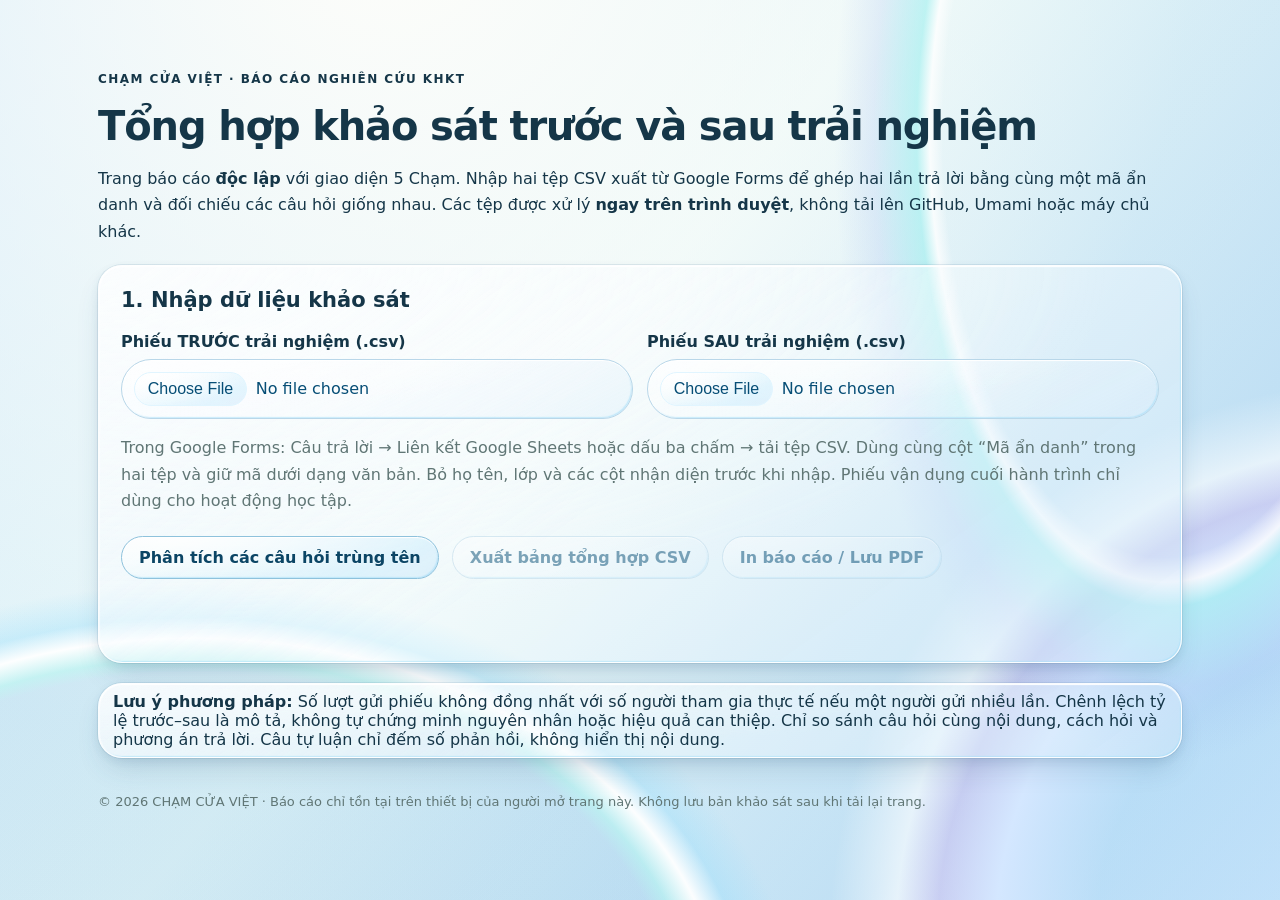
<file: bao-cao-khao-sat.html>
<!doctype html>
<html lang="vi">
<head>
<meta charset="utf-8">
<meta name="viewport" content="width=device-width,initial-scale=1">
<meta name="robots" content="noindex,nofollow">
<title>Báo cáo khảo sát — CHẠM CỬA VIỆT</title>
<style>
:root { color-scheme:light; font-family:system-ui,-apple-system,"Segoe UI",sans-serif; color:#173e40; background:#f6f8f5; }
* { box-sizing:border-box; } body { margin:0; } main { max-width:1120px; margin:0 auto; padding:28px 18px 76px; }
h1 { font-size:clamp(24px,4vw,40px); line-height:1.2; margin:8px 0 12px; } h2 { font-size:21px;margin:0 0 12px; }
p { line-height:1.65; } a { color:#12605b; } .eyebrow { font-size:12px; text-transform:uppercase; font-weight:800; letter-spacing:.12em; }
.card { background:white; border:1px solid #dce8e4; border-radius:17px; padding:22px; margin:20px 0; box-shadow:0 2px 13px #103d4009; }
.grid { display:grid; grid-template-columns:repeat(2,minmax(0,1fr)); gap:14px; } .metrics { display:grid; grid-template-columns:repeat(3,minmax(0,1fr)); gap:12px; }
.metric { border:1px solid #e3ece8; background:#f8faf8; padding:16px;border-radius:12px; }
.metric strong { display:block; font-size:30px; } .metric small { color:#556d6e; }
label { display:block; font-weight:700; margin:8px 0; } input[type=file],select { width:100%;padding:12px;border:1px solid #b7cbc7;border-radius:8px;font:inherit;background:white; }
button { padding:11px 17px;border-radius:10px;background:#124f50;color:white;border:1px solid #124f50;font:inherit;font-weight:700;cursor:pointer;margin:5px 8px 5px 0; }
button.secondary { color:#124f50; background:white; } button:disabled { opacity:.5;cursor:not-allowed; }
small,.muted { color:#607675; } .note { border-left:3px solid #bd9560;padding:8px 14px;background:#fff9ef;border-radius:4px; }
.status { min-height:24px; } .question { margin-top:18px; padding:18px; border:1px solid #dce8e4; border-radius:12px;background:#fff; }
.question h3 { margin:0 0 7px;font-size:18px;line-height:1.4; } table { border-collapse:collapse;width:100%;font-size:14px; }
th,td { border-bottom:1px solid #e4eae6;padding:9px 7px;text-align:left;vertical-align:middle; } td:not(:first-child),th:not(:first-child){text-align:right;}
td:first-child { overflow-wrap:anywhere; max-width:370px; } .barbox { display:block;width:110px;max-width:100%;padding-top:5px; } .bar { height:6px;border-radius:5px;margin:3px 0; }
.bar.pre { background:#b8a17b; }.bar.post { background:#226c68; }
.legend { display:flex;gap:14px;align-items:center;flex-wrap:wrap;margin:10px 0; } .dot { width:10px;height:10px;display:inline-block;border-radius:50%; }
kbd {background:#e8efed;padding:1px 5px;border-radius:4px}
footer { margin-top:36px;color:#607675;font-size:13px; }
@media(max-width:640px){ .grid,.metrics{grid-template-columns:1fr;} .card{padding:14px;} table{font-size:12px;} td,th{padding:8px 4px;} .barbox{display:none;} }
@media print { .controls,button,footer{display:none!important;} body{background:white;} .card,.question{break-inside:avoid;box-shadow:none;} }
</style>
<link rel="stylesheet" href="liquid-glass.css?v=12">
</head>
<body class="glass-report">
<main>
<p class="eyebrow">CHẠM CỬA VIỆT · Báo cáo nghiên cứu KHKT</p>
<h1>Tổng hợp khảo sát trước và sau trải nghiệm</h1>
<p>Trang báo cáo <strong>độc lập</strong> với giao diện 5 Chạm. Nhập hai tệp CSV xuất từ Google Forms để ghép hai lần trả lời bằng cùng một mã ẩn danh và đối chiếu các câu hỏi giống nhau. Các tệp được xử lý <strong>ngay trên trình duyệt</strong>, không tải lên GitHub, Umami hoặc máy chủ khác.</p>
<section class="card controls">
<h2>1. Nhập dữ liệu khảo sát</h2>
<div class="grid">
<div><label for="before">Phiếu TRƯỚC trải nghiệm (.csv)</label><input type="file" id="before" accept=".csv,text/csv"></div>
<div><label for="after">Phiếu SAU trải nghiệm (.csv)</label><input type="file" id="after" accept=".csv,text/csv"></div>
</div>
<p class="muted">Trong Google Forms: Câu trả lời → Liên kết Google Sheets hoặc dấu ba chấm → tải tệp CSV. Dùng cùng cột “Mã ẩn danh” trong hai tệp và giữ mã dưới dạng văn bản. Bỏ họ tên, lớp và các cột nhận diện trước khi nhập. Phiếu vận dụng cuối hành trình chỉ dùng cho hoạt động học tập.</p>
<button id="analyze">Phân tích các câu hỏi trùng tên</button>
<button class="secondary" id="export" disabled>Xuất bảng tổng hợp CSV</button>
<button class="secondary" id="print" disabled>In báo cáo / Lưu PDF</button>
<p id="status" class="status" role="status"></p>
</section>
<section class="card controls" id="manual-section" hidden>
<h2>2. So sánh một cặp câu hỏi</h2>
<p>Trường hợp câu hỏi trước/sau có tiêu đề khác nhau, hãy chọn thủ công đúng hai câu có <strong>nội dung và thang đo tương đương</strong>. Không ghép hai câu chỉ vì chúng có vị trí giống nhau trong biểu mẫu.</p>
<div class="grid"><div><label for="pre-question">Câu hỏi TRƯỚC</label><select id="pre-question"></select></div><div><label for="post-question">Câu hỏi SAU</label><select id="post-question"></select></div></div>
<button id="manual-analyze">Phân tích câu đã chọn</button>
</section>
<section id="report" aria-live="polite"></section>
<div class="note"><strong>Lưu ý phương pháp:</strong> Số lượt gửi phiếu không đồng nhất với số người tham gia thực tế nếu một người gửi nhiều lần. Chênh lệch tỷ lệ trước–sau là mô tả, không tự chứng minh nguyên nhân hoặc hiệu quả can thiệp. Chỉ so sánh câu hỏi cùng nội dung, cách hỏi và phương án trả lời. Câu tự luận chỉ đếm số phản hồi, không hiển thị nội dung.</div>
<footer>© 2026 CHẠM CỬA VIỆT · Báo cáo chỉ tồn tại trên thiết bị của người mở trang này. Không lưu bản khảo sát sau khi tải lại trang.</footer>
</main>
<script>
(() => {
'use strict';
const $ = id => document.getElementById(id);
let pre = null, post = null, reportRows = [], originalCounts = [];
const skip = /^(timestamp|dau thoi gian|thoi gian|email|email address|ho va ten|ho ten|ten hoc sinh|full name|name|lop|class|so dien thoai|sdt|phone|student id|ma hoc sinh|dia chi|address)$/;
const normalize = s => String(s||'').normalize('NFD').replace(/[\u0300-\u036f]/g,'').replace(/đ/g,'d').toLowerCase().replace(/[^\p{L}\p{N}]+/gu,' ').trim();
const safeField = s => {const t=String(s==null?'':s);const value=/^[=+\-@\t\r]/.test(t)?"'"+t:t;return '"'+value.replace(/"/g,'""')+'"';};
function parseCSV(source) {
  const text=source.replace(/^\uFEFF/,'');
  const delimiter=(text.split(/\r?\n/,1)[0].match(/;/g)||[]).length > (text.split(/\r?\n/,1)[0].match(/,/g)||[]).length?';':',';
  const rows=[];let row=[],cell='',quote=false;
  for(let i=0;i<text.length;i++){
    const c=text[i];
    if(quote){
      if(c==='"'&&text[i+1]==='"'){cell+='"';i++;}
      else if(c==='"')quote=false;
      else cell+=c;
    } else if(c==='"')quote=true;
    else if(c===delimiter){row.push(cell);cell='';}
    else if(c==='\n'||c==='\r'){if(c==='\r'&&text[i+1]==='\n')i++;row.push(cell);if(row.some(v=>v.trim()))rows.push(row);row=[];cell='';}
    else cell+=c;
  }
  row.push(cell);if(row.some(v=>v.trim()))rows.push(row);
  if(rows.length<1)throw Error('Tệp CSV không có hàng tiêu đề.');
  const headers=rows[0].map(s=>s.trim());
  if(headers.length<2)throw Error('Tệp CSV cần ít nhất hai cột (một cột câu hỏi).');
  return {headers,rows:rows.slice(1).filter(r=>r.some(x=>String(x||'').trim()))};
}
const isCodeHeader = header => /\bma (?:so )?an danh\b/.test(normalize(header));
const acceptable = header => !isCodeHeader(header) && !skip.test(normalize(header));
function indexByCode(data) {
  const columns = data.headers.map((header, index) => isCodeHeader(header) ? index : -1).filter(index => index >= 0);
  if (columns.length !== 1) throw Error('Mỗi tệp cần có đúng một cột “Mã ẩn danh”.');
  const entries = new Map();
  for (const row of data.rows) {
    const code = String(row[columns[0]] || '').normalize('NFKC').trim().toUpperCase();
    if (code) entries.set(code, entries.has(code) ? null : row);
  }
  return entries;
}
function pairResponses(before, after) {
  const first = indexByCode(before);
  const second = indexByCode(after);
  const pairedBefore = [], pairedAfter = [];
  for (const [code, row] of first) {
    const match = second.get(code);
    if (!row || !match) continue;
    pairedBefore.push(row);
    pairedAfter.push(match);
  }
  if (!pairedBefore.length) throw Error('Không tìm thấy mã ẩn danh xuất hiện đúng một lần trong cả hai tệp.');
  return [{headers: before.headers, rows: pairedBefore}, {headers: after.headers, rows: pairedAfter}];
}
function choices(data,index){
  const values=data.rows.map(row=>String(row[index]||'').trim()).filter(Boolean);
  const map=new Map();for(const v of values)map.set(v,(map.get(v)||0)+1);
  const categories=[...map.keys()];
  // Không tiết lộ câu tự luận hoặc các nhóm quá nhỏ.
  const isCategorical=values.length>=5&&categories.length<=12&&
    categories.every(v=>v.length<=110)&&
    (categories.length <= Math.max(4,Math.floor(values.length*.65)));
  return {n:values.length,map:isCategorical?map:new Map(),isCategorical};
}
function element(tag,text,cls){
 const el=document.createElement(tag);
 if(text!==undefined)el.textContent=text;
 if(cls)el.className=cls;
 return el;
}
function compare(question,i,j){
 const a=choices(pre,i),b=choices(post,j);
 const section=element('section',undefined,'question');
 section.append(element('h3',question),element('p','Có câu trả lời: trước '+a.n+' / '+pre.rows.length+' phiếu; sau '+b.n+' / '+post.rows.length+' phiếu.','muted'));
 const compareValid=a.isCategorical&&b.isCategorical;
 if(!compareValid){
   section.append(element('p','Không hiển thị nội dung câu trả lời: câu tự luận, quá ít phản hồi hoặc quá nhiều phương án khác nhau. Chỉ tổng hợp được số phiếu có trả lời.','muted'));
   reportRows.push({question,answer:'[Có phản hồi]',before:a.n,after:b.n,prePct:'',postPct:'',delta:''});
   return section;
 }
 const table=element('table'),head=element('thead'),hr=element('tr');
 ['Phương án','Trước','Sau','Chênh lệch (điểm %)'].forEach(v=>hr.append(element('th',v)));
 head.append(hr);table.append(head);
 const body=element('tbody'),keys=new Set([...a.map.keys(),...b.map.keys()]);
 for(const key of keys) {
   const n1=a.map.get(key)||0,n2=b.map.get(key)||0;
   const p1=a.n?100*n1/a.n:0,p2=b.n?100*n2/b.n:0;
   const tr=element('tr');
   const answerCell=element('td',key), bars=element('div',undefined,'barbox');
   const beforeBar=element('div',undefined,'bar pre'),afterBar=element('div',undefined,'bar post');
   beforeBar.style.width=p1.toFixed(1)+'%';afterBar.style.width=p2.toFixed(1)+'%';
   bars.append(beforeBar,afterBar);answerCell.append(bars);
   tr.append(answerCell,element('td',n1+' ('+p1.toFixed(1)+'%)'),element('td',n2+' ('+p2.toFixed(1)+'%)'),element('td',(p2-p1>0?'+':'')+(p2-p1).toFixed(1)));
   body.append(tr);
   reportRows.push({question,answer:key,before:n1,after:n2,prePct:p1.toFixed(1),postPct:p2.toFixed(1),delta:(p2-p1).toFixed(1)});
 }
 table.append(body);section.append(table);
 return section;
}
function topStats(number){
 const region=element('section',undefined,'card');
 region.append(element('h2','Tổng quan'));
 const grid=element('div',undefined,'metrics');
 [['Phiếu trước đã nhập',originalCounts[0]],['Phiếu sau đã nhập',originalCounts[1]],['Cặp phiếu ghép được',pre.rows.length],['Cặp câu hỏi so sánh',number]].forEach(([label,value])=>{
   const div=element('div',undefined,'metric');div.append(element('small',label),element('strong',String(value)));grid.append(div);
 });
 region.append(grid);return region;
}
function analyzePair(pairs){
 reportRows=[];$('export').disabled=true;$('print').disabled=true;const target=$('report');target.replaceChildren(topStats(pairs.length));
 if(!pairs.length){target.append(element('p','Không tìm thấy tiêu đề câu hỏi giống nhau. Hãy chọn hai câu tương đương tại mục “So sánh một cặp câu hỏi”.'));return;}
 for(const [label,i,j]of pairs)target.append(compare(label,i,j));
 $('export').disabled=false;$('print').disabled=false;
 $('status').textContent='Đã tổng hợp '+pairs.length+' cặp câu hỏi trên '+pre.rows.length+' cặp phiếu. Phiếu thiếu mã, trùng mã hoặc không có mã khớp được bỏ khỏi so sánh.';
}
function populate(select,headers){
 select.replaceChildren();
 headers.forEach((s,i)=>{if(!acceptable(s))return;const o=element('option',s||'Cột '+(i+1));o.value=String(i);select.append(o);});
}
$('analyze').addEventListener('click',async()=>{
 try{
   if(!$('before').files[0]||!$('after').files[0])throw Error('Hãy chọn đủ hai tệp CSV.');
   const before = parseCSV(await $('before').files[0].text());
   const after = parseCSV(await $('after').files[0].text());
   [pre, post] = pairResponses(before, after);
   originalCounts = [before.rows.length, after.rows.length];
   populate($('pre-question'),pre.headers);populate($('post-question'),post.headers);
   $('manual-section').hidden=false;
   const first=new Map();pre.headers.forEach((h,i)=>{if(acceptable(h)&&!first.has(normalize(h)))first.set(normalize(h),i);});
   const pairs=[];post.headers.forEach((h,j)=>{const i=first.get(normalize(h));if(acceptable(h)&&i!==undefined)pairs.push([h,i,j]);});
   analyzePair(pairs);
 }catch(err){pre=null;post=null;reportRows=[];$('manual-section').hidden=true;$('report').replaceChildren();$('status').textContent='Không thể phân tích: '+err.message; $('export').disabled=true;$('print').disabled=true;}
});
$('manual-analyze').addEventListener('click',()=>{
 if(!pre||!post)return;
 const i=Number($('pre-question').value),j=Number($('post-question').value);
 analyzePair([[pre.headers[i]+' / '+post.headers[j],i,j]]);
});
$('export').addEventListener('click',()=>{
 const headers=['Câu hỏi','Phương án','Trước (n)','Sau (n)','Trước (%)','Sau (%)','Thay đổi (điểm %)'];
 const rows=[headers,...reportRows.map(r=>[r.question,r.answer,r.before,r.after,r.prePct,r.postPct,r.delta])];
 const csv='\uFEFF'+rows.map(row=>row.map(safeField).join(',')).join('\r\n');
 const url=URL.createObjectURL(new Blob([csv],{type:'text/csv;charset=utf-8'}));
 const a=document.createElement('a');a.href=url;a.download='Tong-hop-khao-sat-Cham-Cua-Viet.csv';document.body.append(a);a.click();a.remove();setTimeout(()=>URL.revokeObjectURL(url),1000);
});
$('print').addEventListener('click',()=>window.print());
})();
</script>
</body>
</html>
</file>
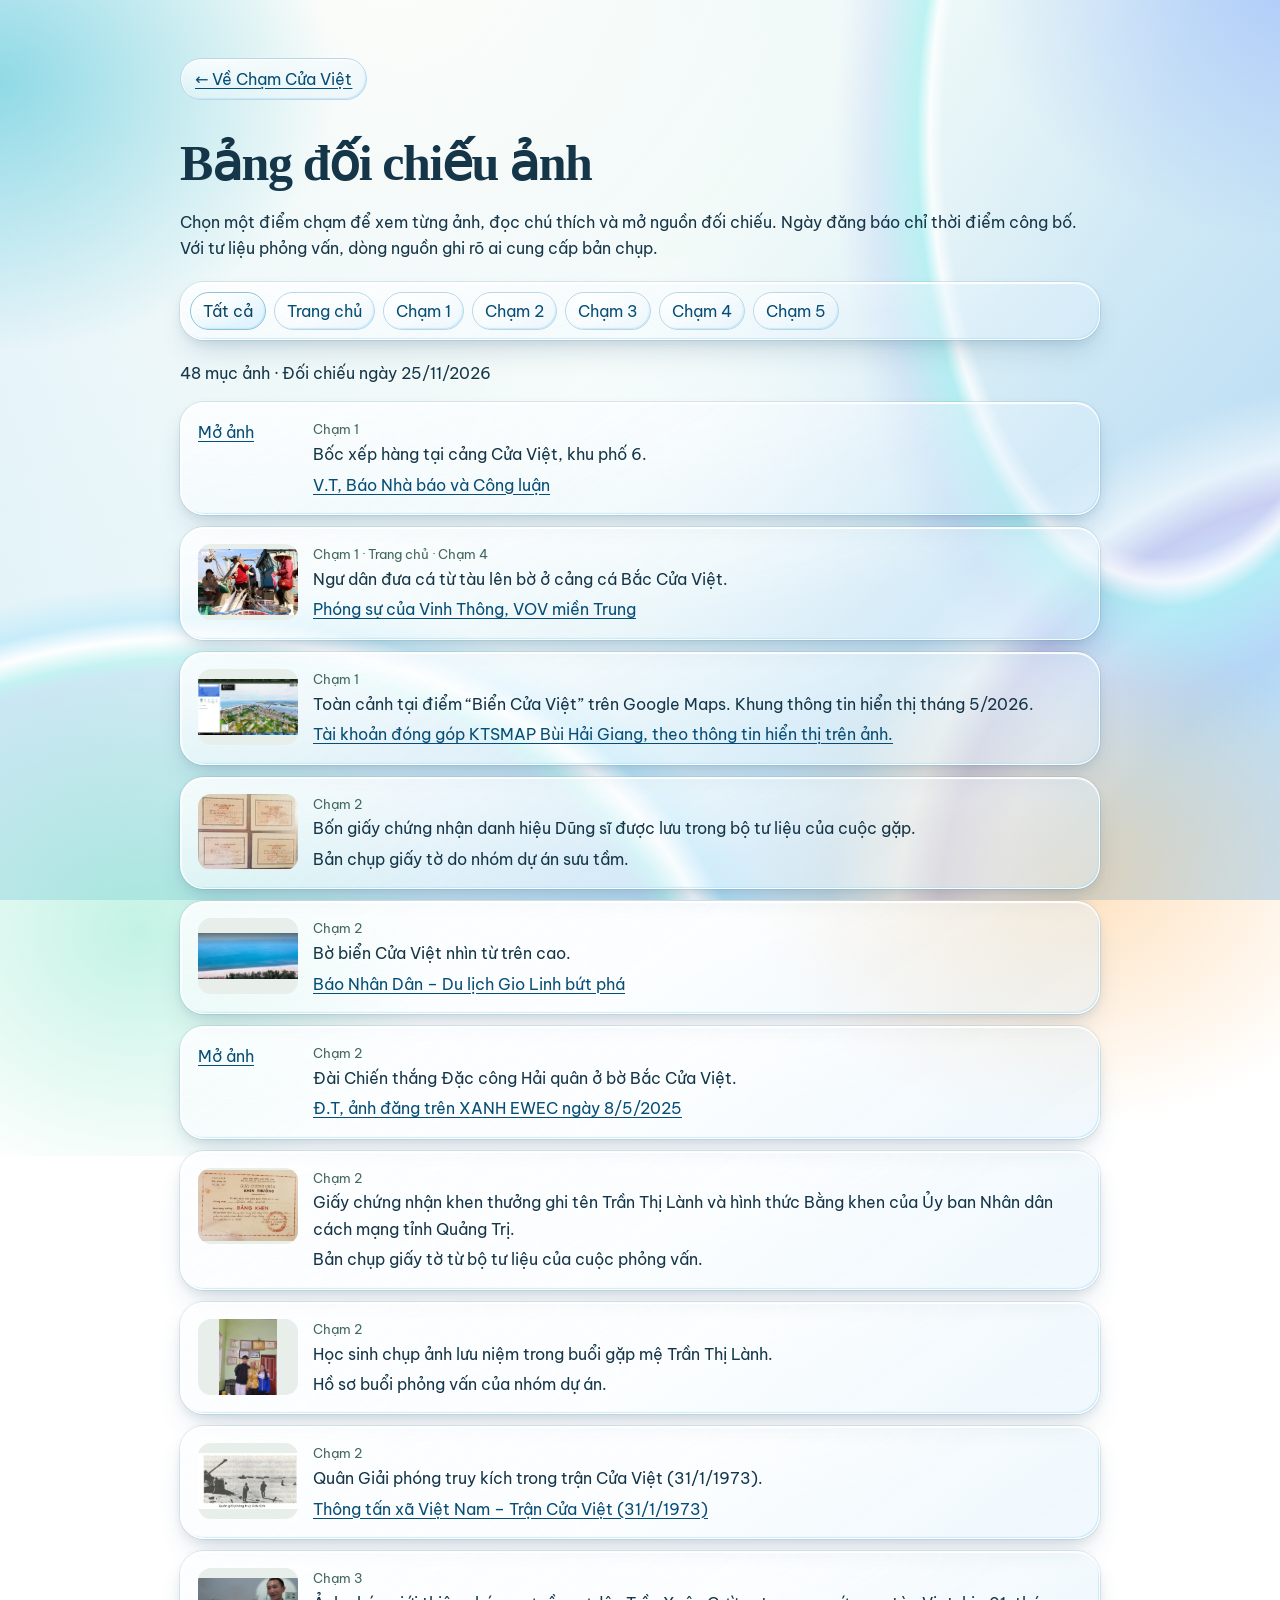
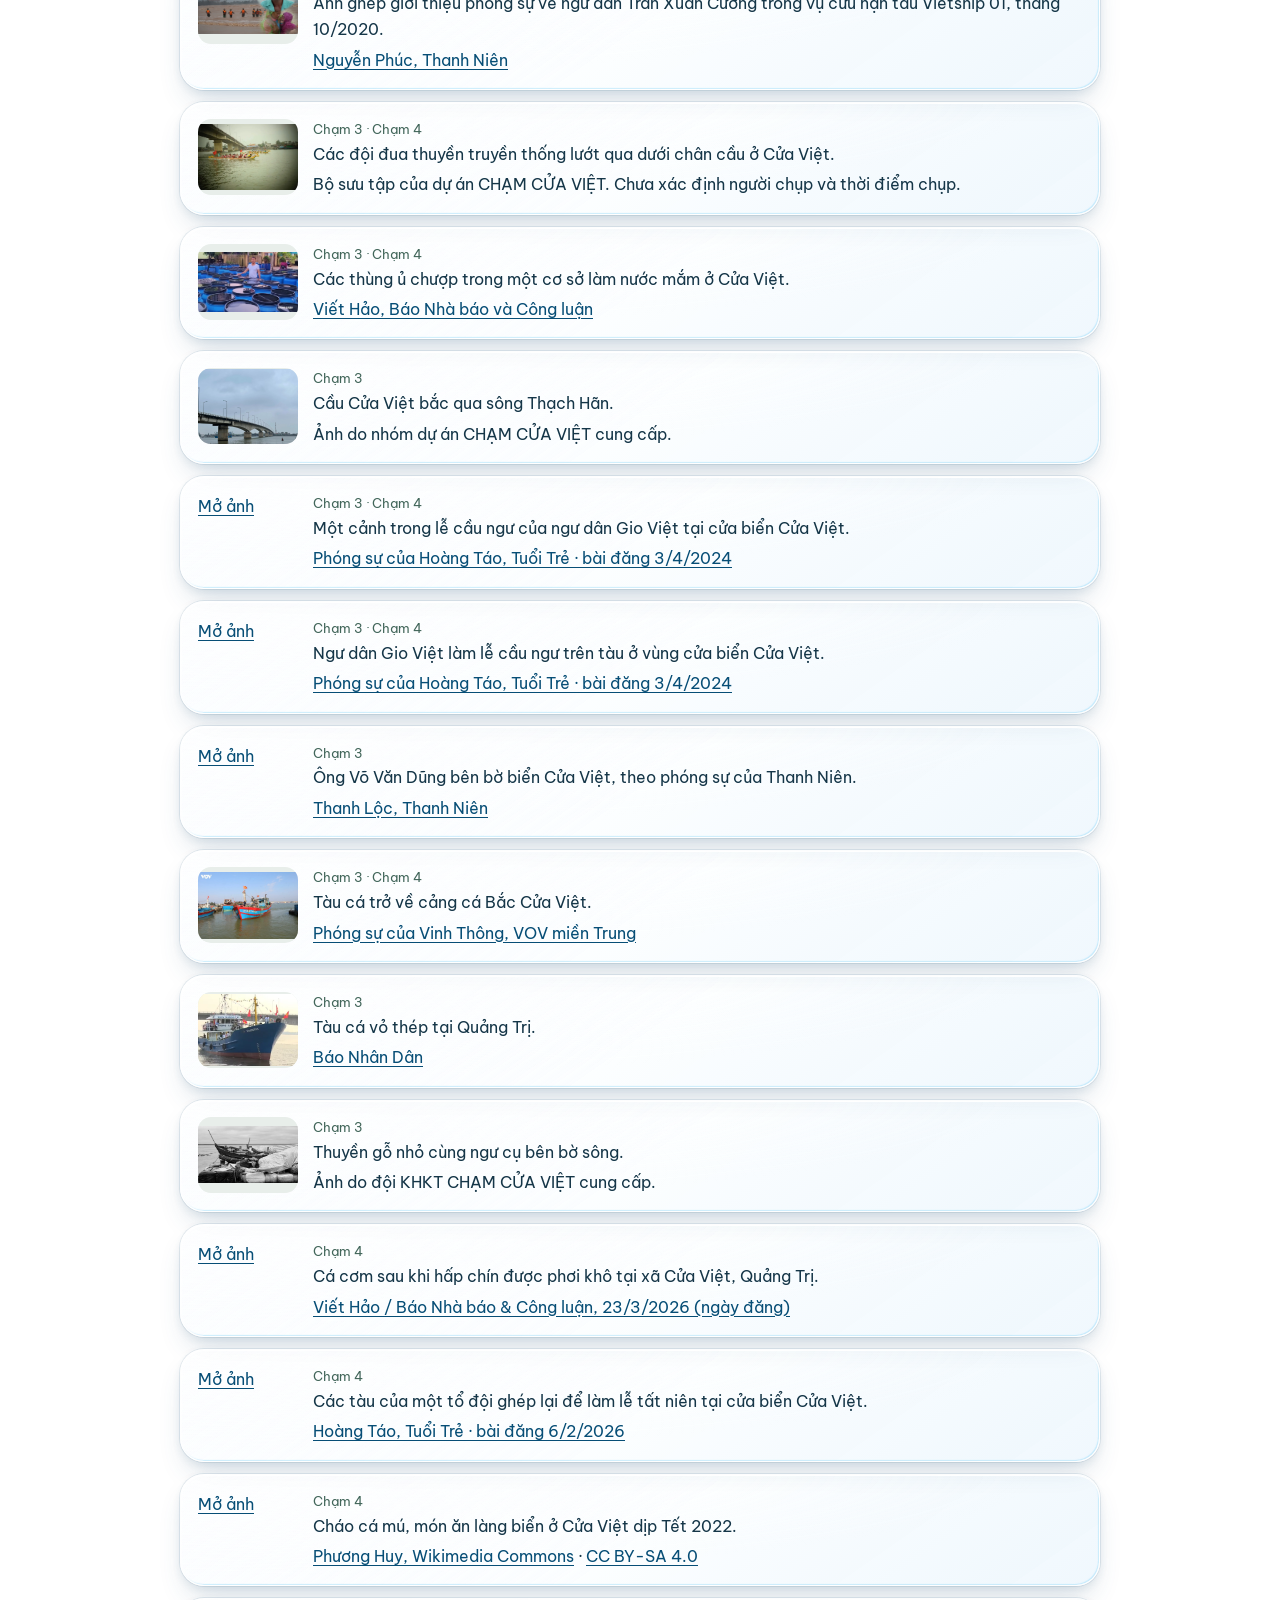
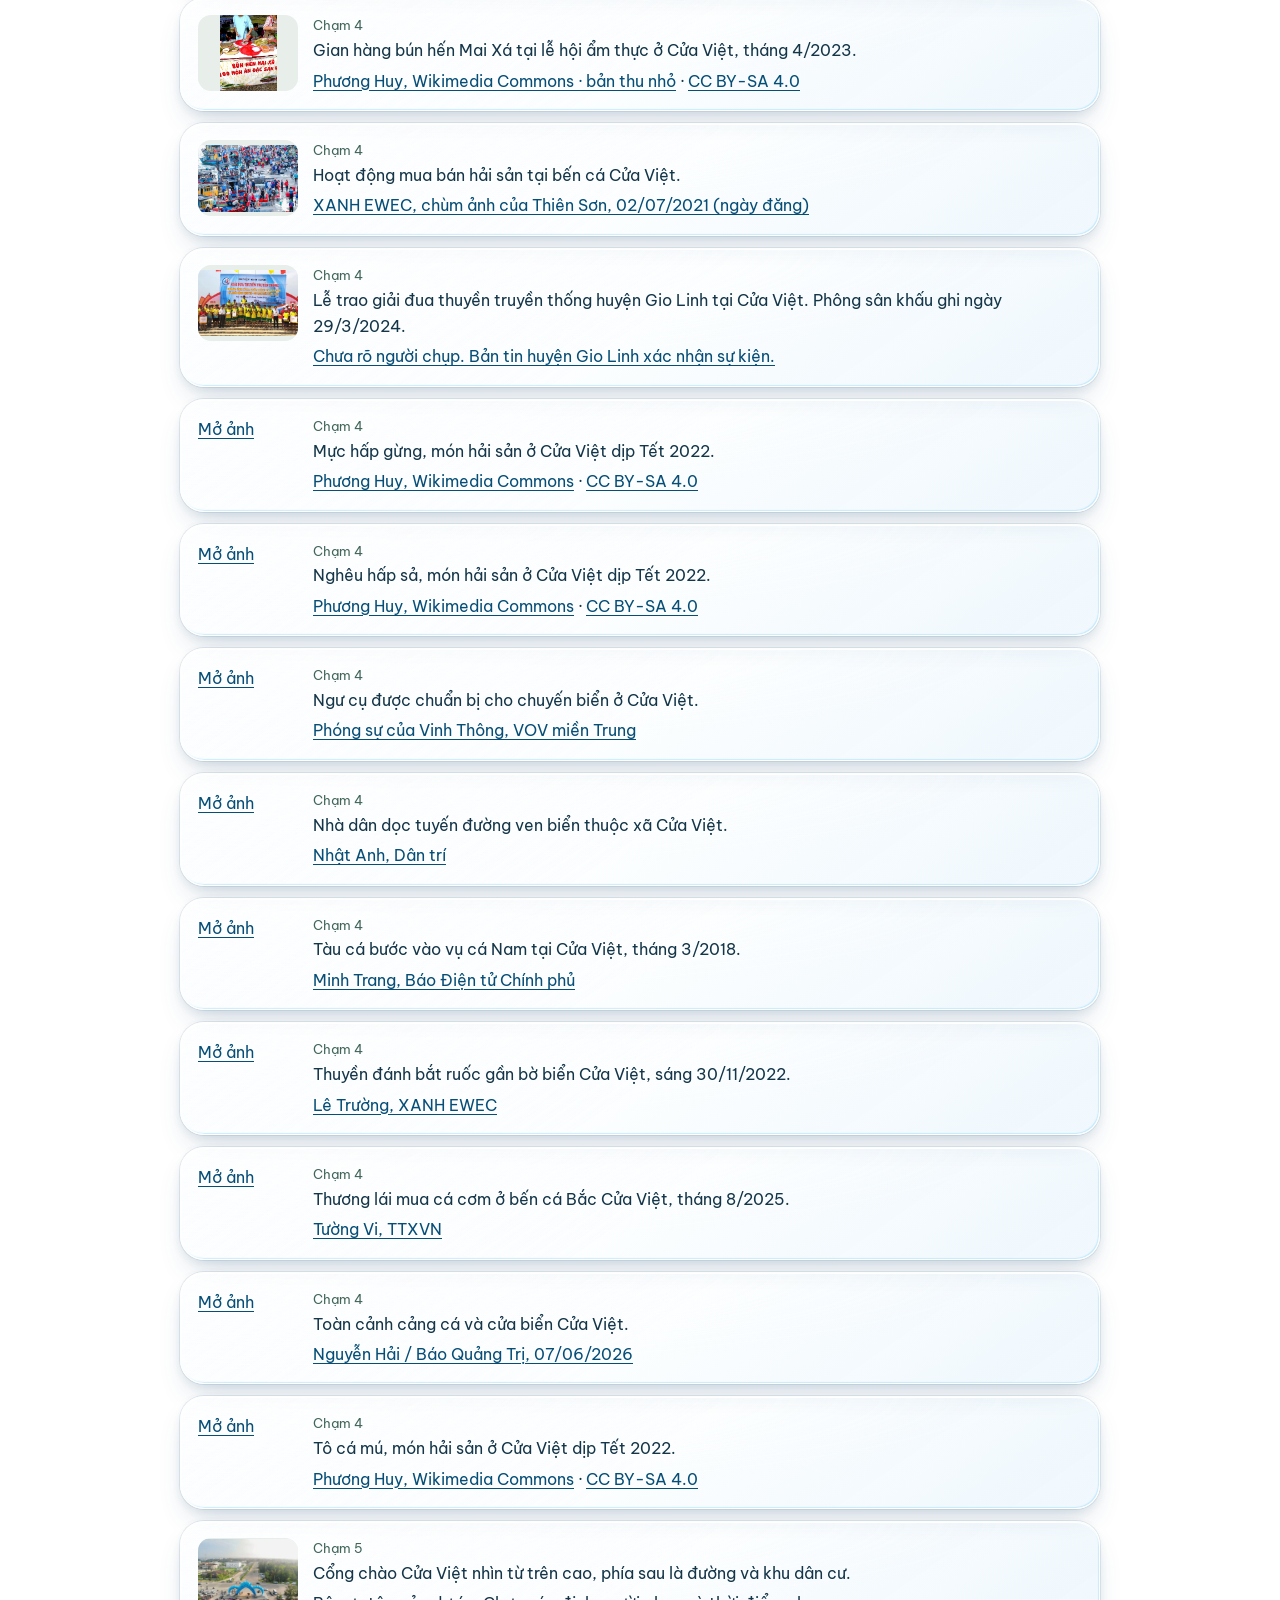
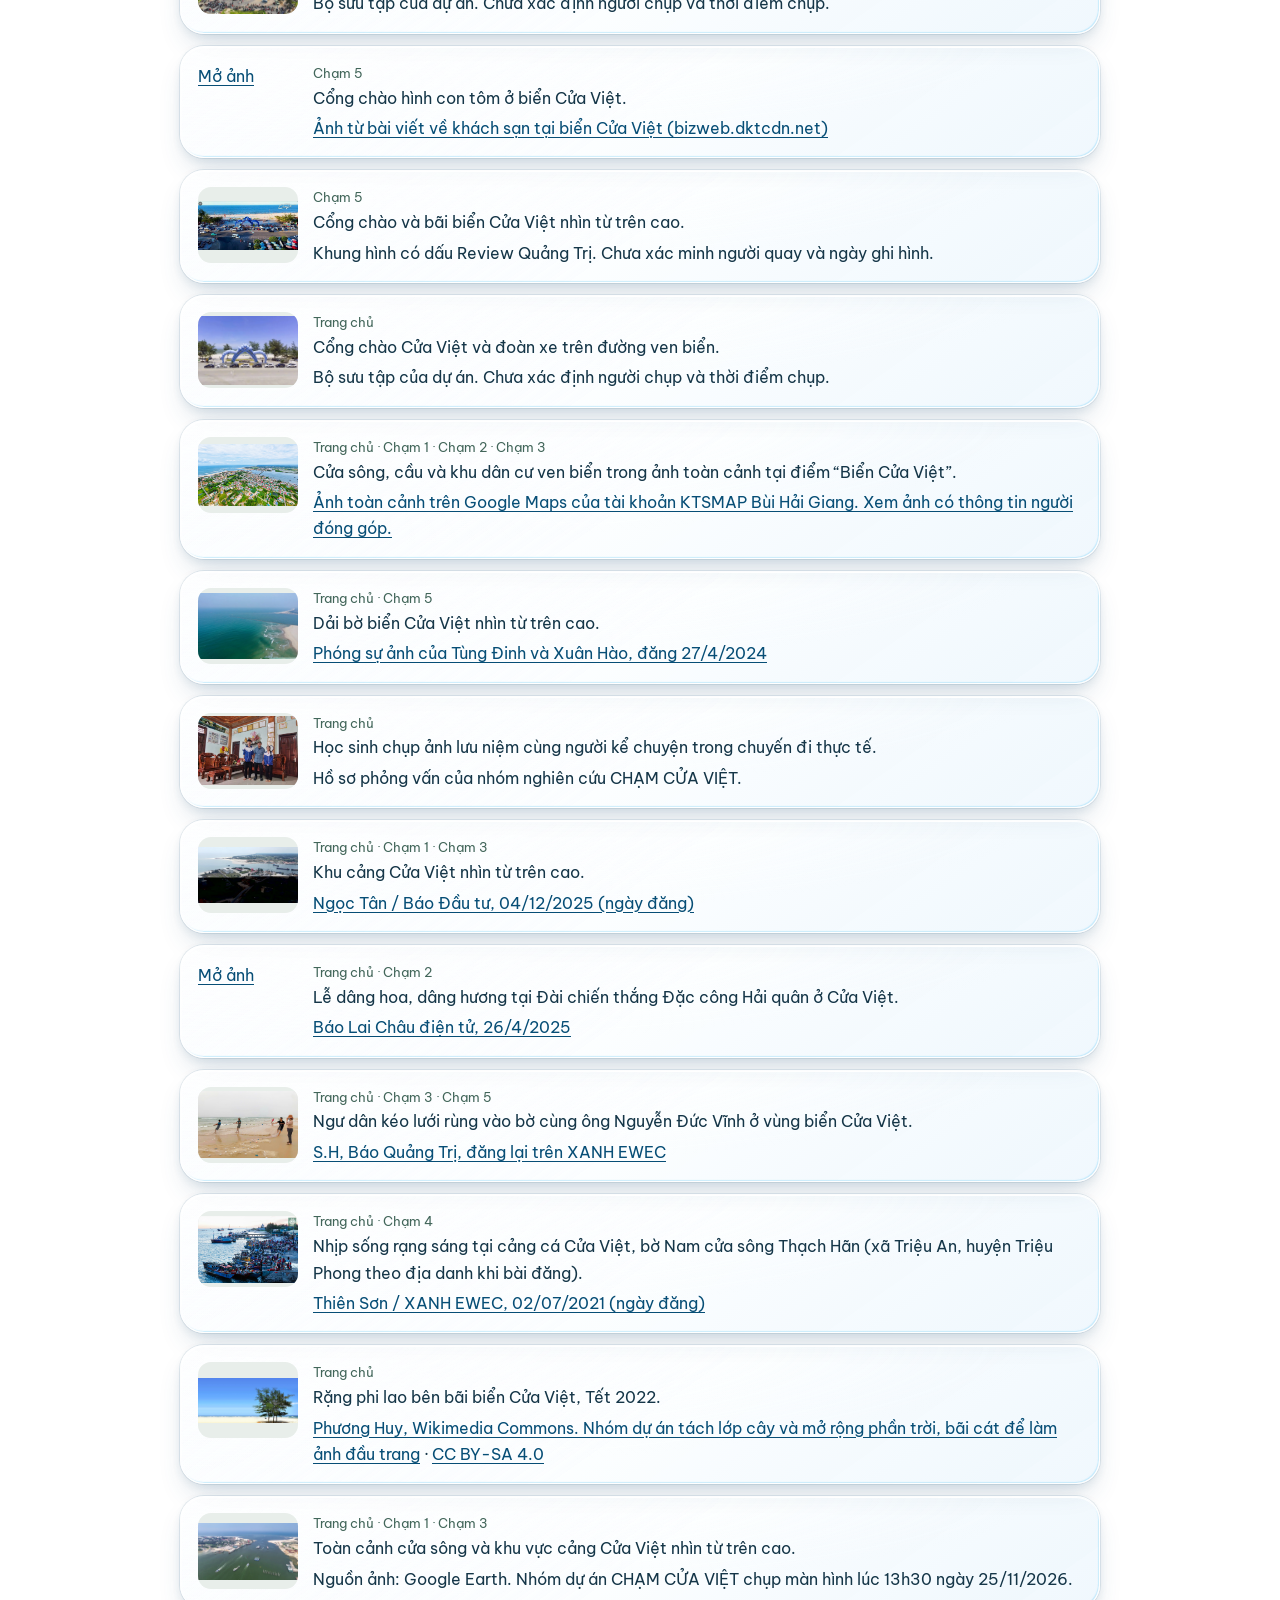
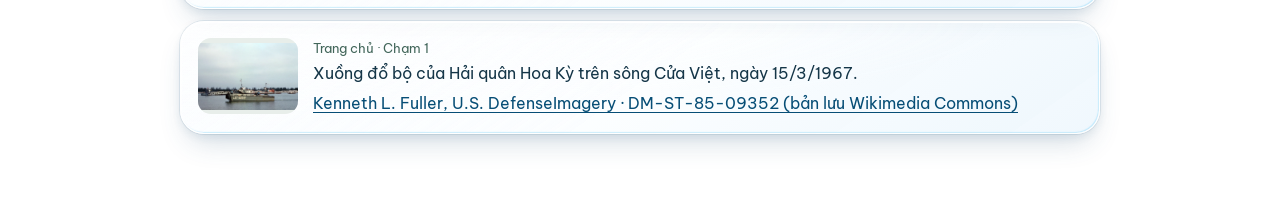
<file: nguon-anh.html>
<!doctype html>
<html lang="vi">
<head>
<meta charset="utf-8"><meta name="viewport" content="width=device-width,initial-scale=1"><title>Bảng đối chiếu ảnh · Chạm Cửa Việt</title>
<style>
@font-face{font-family:Be;src:url(assets/be-vietnam-400.woff)}@font-face{font-family:Be;src:url(assets/be-vietnam-700.woff);font-weight:700}
*{box-sizing:border-box}body{margin:0;color:#163936;background:#f5f9f7;font:16px/1.65 Be,system-ui,sans-serif}main{max-width:960px;margin:auto;padding:32px 20px 64px}h1{line-height:1.15;margin:.7em 0 .3em;font-family:Georgia,serif;font-size:clamp(32px,5vw,50px)}a{color:#125e55;text-underline-offset:3px}nav{display:flex;gap:8px;flex-wrap:wrap;margin:20px 0}nav a{border:1px solid #aac6ba;border-radius:20px;padding:5px 12px;text-decoration:none;background:white}nav a[aria-current]{background:#164c43;color:white}ul{padding:0;list-style:none}li{display:grid;grid-template-columns:100px 1fr;gap:15px;padding:16px 0;border-top:1px solid #ccdad4}li img{display:block;width:100px;height:76px;object-fit:contain;border-radius:6px;background:#e8eeea}li p{margin:0 0 4px}li small{display:block;font-size:.83rem;color:#42665a}.visually-hidden{position:absolute;width:1px;height:1px;overflow:hidden;clip-path:inset(50%)}@media(max-width:460px){li{grid-template-columns:74px 1fr;gap:10px}li img{width:74px;height:64px}}@media print{nav,.back{display:none}main{padding:0}li{break-inside:avoid}}
</style>
<script defer src="photo-catalog.js?v=20261128-phi-lao"></script>
<link rel="stylesheet" href="liquid-glass.css?v=12">
</head><body class="glass-reference"><main>
<a class="back" href="./">← Về Chạm Cửa Việt</a>
<h1>Bảng đối chiếu ảnh</h1>
<p>Chọn một điểm chạm để xem từng ảnh, đọc chú thích và mở nguồn đối chiếu. Ngày đăng báo chỉ thời điểm công bố. Với tư liệu phỏng vấn, dòng nguồn ghi rõ ai cung cấp bản chụp.</p>
<nav aria-label="Lọc theo điểm chạm"><a href="#tat-ca">Tất cả</a><a href="#trang-chu">Trang chủ</a><a href="#cham-1">Chạm 1</a><a href="#cham-2">Chạm 2</a><a href="#cham-3">Chạm 3</a><a href="#cham-4">Chạm 4</a><a href="#cham-5">Chạm 5</a></nav>
<p id="count" role="status"></p><ul id="list"></ul>
<noscript>Hãy bật JavaScript để xem và lọc bảng đối chiếu.</noscript>
<script>
document.addEventListener('DOMContentLoaded', function () {
  const nav = [...document.querySelectorAll('nav a')];
  function link(href, label) {
    const a = document.createElement('a');
    a.href = href; a.textContent = label; a.target = '_blank'; a.rel = 'noopener noreferrer';
    return a;
  }
  function row(path, meta) {
    const li = document.createElement('li');
    const imageURL = meta.previewSrc || path;
    const preview = link(imageURL, 'Mở ảnh');
    preview.setAttribute('aria-label', 'Mở ảnh: ' + meta.caption);
    if (!meta.locations.includes('Chạm 3 · ảnh dự phòng')) {
      const img = document.createElement('img');
      img.loading = 'lazy'; img.alt = ''; img.referrerPolicy = 'no-referrer';
      img.addEventListener('error', () => preview.replaceChildren('Mở ảnh'), {once:true});
      img.src = imageURL; preview.replaceChildren(img);
    }
    const text = document.createElement('div'), scope = document.createElement('small');
    const desc = document.createElement('p'), credit = document.createElement('div');
    scope.textContent = meta.locations.join(' · ');
    desc.textContent = meta.caption;
    credit.append(meta.url ? link(meta.url, meta.label) : meta.label);
    if (meta.license) credit.append(' · ', link(meta.license, 'CC BY-SA 4.0'));
    text.append(scope, desc, credit); li.append(preview, text); return li;
  }
  function render() {
    const selected = nav.find(a => a.hash === location.hash) || nav[0];
    nav.forEach(a => { if(a===selected) a.setAttribute('aria-current','true'); else a.removeAttribute('aria-current'); });
    const scope = selected.textContent;
    const entries = Object.entries(photoCatalog).filter(([,m]) => m.locations && (selected === nav[0] || m.locations.some(s => s === scope || s.startsWith(scope + ' ·'))));
    entries.sort((a,b) => a[1].locations[0].localeCompare(b[1].locations[0], 'vi') || a[1].caption.localeCompare(b[1].caption,'vi'));
    document.getElementById('count').textContent = entries.length + ' mục ảnh · Đối chiếu ngày 25/11/2026';
    document.getElementById('list').replaceChildren(...entries.map(([path,meta]) => row(path,meta)));
  }
  window.addEventListener('hashchange',render); render();
});
</script></main></body></html>
</file>
<file: liquid-glass.css>
:root {
  --glass-ink: #153648;
  --glass-accent: #074e76;
  --glass-edge: #ffffffdb;
  --glass-solid: #f7fcff;
  --glass-tint:
    radial-gradient(ellipse at 16% 0%, #ffffffb3, #ffffff00 57%),
    linear-gradient(155deg, #ffffff4d 0%, #ffffff05 48%, #b5dcf32e 100%);
  --glass-highlight: inset 0 1px 1px #fff, inset 1px 0 1px #ffffff9c, inset -1px -1px 1px #9eddf98c;
  --glass-glint: conic-gradient(from 220deg, #9ff3e200, #b8d6fcf2 15%, #ffffffe6 24%, #ffd1eea4 32%, #ffffff00 49%, #d7f8ffa8 69%, #d4fbf3e8 79%, #c3b3e55e 89%, #9ff3e200);
  --glass-liquid:
    radial-gradient(ellipse 34% 92% at 91% 15%, #ffffff00 51%, #ffffffc4 54%, #9beeee95 57%, #91aff12d 67%, #ffffff00 76%),
    radial-gradient(ellipse 72% 76% at 15% 115%, #6eb2e22e 53%, #a9f0ed87 55%, #fffffff0 58%, #98dffc5e 61%, #ffffff00 66%),
    radial-gradient(ellipse 65% 91% at 109% 104%, #a8d7f584 36%, #d4e7ff 48%, #cfb7ee70 55%, #fff9 60%, #ffffff00 68%),
    radial-gradient(ellipse at 30% -12%, #fffefa, #e7f8f41e 64%),
    linear-gradient(130deg, #d3eafa, #e8f7f8 44%, #badcf4 80%, #d9e9ff);
  --glass-shadow: 0 0 0 1px #46739121, 0 3px 8px #2b567b17, 0 15px 29px -9px #2b567b3b, var(--glass-highlight);
  --glass-control:
    linear-gradient(150deg, #ffffffeb 0%, #effaff6b 45%, #a5d9f77d 100%),
    #ecf8ff5c;
  --glass-panel:
    radial-gradient(ellipse at 0% 0%, #ffffff85, #ffffff00 66%),
    linear-gradient(145deg, #fbfdff94 0%, #f5fbff36 51%, #b8dff633 100%);
  --glass-panel-line: #d3e7f5;
  --glass-rail: #f0f9fcc4;
  --glass-radius: clamp(18px, 2.55vw, 32px);
  --glass-paper: #f2f9ff;
  --glass-blue: #086fae;
  --glass-action:
    radial-gradient(ellipse at 12% 0%, #ffffffe0, #ffffff00 72%),
    linear-gradient(155deg, #f5fdff36 14%, #aee3fd50 77%, #b5dbf750);
  --glass-action-hover:
    radial-gradient(ellipse at 12% 0%, #ffffffe8, #ffffff00 73%),
    linear-gradient(155deg, #eaf9ff70 14%, #90d5ff78 77%, #b2cfed63);
}

body {
  background: var(--glass-liquid);
  background-attachment: fixed;
  background-color: var(--glass-paper);
}

.site-header {
  top: 10px;
  width: min(1352px, calc(100% - 40px));
  margin: 10px auto 0;
  overflow: hidden;
  border-radius: 34px;
}

.site-header::after {
  height: 2px;
  background: var(--glass-accent);
}

.site-header,
.mobile-bottom,
.mobile-menu:not([hidden]),
.btn-passport,
.hero-actions .btn-glass,
.map-pin,
.gallery-card button,
.point-card,
.journey-editorial,
.utility-dialog {
  background: var(--glass-tint), var(--glass-solid);
  border: 1px solid var(--glass-edge);
  box-shadow: var(--glass-shadow);
}

.site-header .nav-wrap {
  width: calc(100% - 36px);
  height: 64px;
}

.desktop-nav {
  gap: 4px;
  padding: 4px;
  border: 1px solid #fff9;
  border-radius: 999px;
  background: linear-gradient(180deg, #d8eff765, #f5fcff2e);
  box-shadow: inset 0 1px 5px #26618915, 0 1px 0 #fffd;
}

.desktop-nav a {
  padding: 8px 13px;
  border-radius: 999px;
}

.desktop-nav a:hover {
  color: var(--glass-accent);
  background: #fffc;
}

.desktop-nav a::after {
  display: none;
}

.site-header .brand-symbol {
  background: var(--glass-control);
  color: #105d84;
  box-shadow: 0 3px 12px #3681b12f, var(--glass-highlight);
}

.btn,
.filter,
.passport-count {
  border-radius: 999px;
}

.btn-passport {
  color: var(--glass-accent);
  border-color: #fff;
}

.passport-count {
  background: #d6edfc;
  color: #124958;
}

.hero-shade {
  background: var(--glass-liquid);
}

.hero .hero-content {
  align-self: center;
  padding: clamp(22px, 3.2vw, 46px);
  border: 1px solid var(--glass-edge);
  border-radius: clamp(23px, 3.5vw, 45px);
  background: var(--glass-panel), #f5fbff83;
  box-shadow: 0 0 0 1px #376d951c, 0 20px 48px -13px #396e9854, var(--glass-highlight);
}

.hero h1 > span { color: #12628b; }
.hero-eyebrow { color: #315975; }

.hero .hero-desc { color: #234859; }


.hero .cover-frame {
  border-top-color: #fff;
  border-inline-end-color: #f4fbff;
}

.cover-frame {
  border: 1px solid var(--glass-edge);
  box-shadow: 0 16px 42px #2762822a, -6px 5px 0 #fff9, -12px 9px 0 #d2edfbab;
}

.cover-image::after {
  content: '';
  position: absolute;
  inset: 0;
  pointer-events: none;
  box-shadow: inset 0 2px 3px #fff9, inset 0 -1px 0 #fbffff98;
}

.cover-postcard {
  background: var(--glass-tint), #e4f3fce0;
  border: 1px solid var(--glass-edge);
  box-shadow: var(--glass-shadow);
}

@media (width > 750px) {
  .cover-postcard {
    left: 50%;
    bottom: max(12%, 78px);
  }
}

.cover-frame figcaption {
  background: var(--glass-tint), #eff9ff;
}

.hero-actions .btn-gold,
.hero-actions .btn-gold:hover {
  background: var(--glass-control);
  border-color: #f5fdff;
  color: #103b61;
  box-shadow: 0 1px 2px #207bb542, 0 9px 23px #438ab138, var(--glass-highlight);
}

.hero-actions .btn-gold:hover {
  background: var(--glass-action-hover);
}

.hero-actions .btn-glass {
  color: var(--glass-accent);
  border-color: #fff;
}

.hero-actions .btn-glass:hover {
  border-color: #c2e7ff;
  background: var(--glass-action-hover);
}

.map-section {
  background:
    radial-gradient(ellipse at 9% 5%, #dff5ff, #dff5ff00 56%),
    radial-gradient(ellipse at 95% 92%, #ddedff, #ddedff00 60%),
    linear-gradient(155deg, #fcfeff, #edf8ff 68%, #f6fbff);
}

.map-canvas,
.journey-editorial,
.point-card,
.gallery-card button,
.passport-banner {
  border-radius: var(--curve-card);
}

.map-canvas {
  border-color: var(--glass-edge);
  box-shadow: var(--glass-shadow);
}

.map-pin {
  color: var(--glass-ink);
  border-radius: 20px;
}

.map-pin:hover,
.map-pin.active {
  color: var(--glass-ink);
  background: #fff;
  border-color: #81bddf;
  box-shadow: var(--glass-shadow);
}

.map-pin .stop-copy em {
  color: #385b65;
}

.map-pin .stop-category {
  color: #3d6169 !important;
}

.stop-arrow {
  background: var(--glass-control);
  box-shadow: var(--glass-highlight);
}

.filter {
  border-color: #c6e0ef;
  background: #ffffffb8;
  color: var(--glass-ink);
}

.map-section .filter:is(.active, [aria-pressed="true"]) {
  background: var(--glass-control);
  color: #103b61;
  border-color: #83bddf;
  box-shadow: var(--glass-highlight);
}

.filter:is(.active, [aria-pressed="true"]) b {
  color: inherit;
}

.point-section {
  background:
    radial-gradient(ellipse at 12% 47%, #e0f3ff, #e0f3ff00 58%),
    radial-gradient(ellipse at 87% 69%, #dcebff, #dcebff00 52%);
}

.point-card .point-number {
  color: #104b73;
  background: var(--glass-control);
  border-color: var(--glass-edge);
  box-shadow: var(--glass-highlight);
}

.passport-banner {
  border: 1px solid var(--glass-edge);
  box-shadow: var(--glass-shadow);
}

dialog::backdrop {
  background: #e5f5ffad;
}

.experience-head .icon-btn,
.utility-header .icon-btn,
.menu-toggle,
.to-top {
  color: var(--glass-ink);
  background: var(--glass-control);
  border-color: var(--glass-edge);
  box-shadow: var(--glass-highlight);
}

.experience-dialog {
  --step-nav-surface: var(--glass-rail);
  --step-divider: #c8e1f1;
  border-color: var(--glass-edge);
  box-shadow: 0 22px 68px #153f6945, var(--glass-highlight);
  background:
    radial-gradient(ellipse at 98% 12%, #d3efff, transparent 44%),
    radial-gradient(ellipse at 0% 87%, #dfecff, transparent 60%),
    #f8fcff;
}

.step-tab:is(.active, [aria-selected="true"]) {
  background: var(--glass-control);
  color: #104260;
  box-shadow: var(--glass-highlight), inset 0 -2px var(--glass-blue);
}

:where(.site-header, .hero, .map-section, .point-section, .mobile-bottom)
  :is(a, button):focus-visible {
  outline-color: var(--glass-accent);
  outline-offset: 2px;
}

@supports ((backdrop-filter: blur(1px)) or (-webkit-backdrop-filter: blur(1px))) {
  .site-header,
  .mobile-bottom,
  .map-pin,
  .point-card,
  .journey-editorial,
  .hero-actions .btn-glass {
    background: var(--glass-tint), #f6fcff24;
    -webkit-backdrop-filter: blur(7px) saturate(122%);
    backdrop-filter: blur(7px) saturate(122%);
  }

  .site-header,
  .mobile-bottom {
    background: var(--glass-tint), #f6fcff6b;
  }

  .hero .hero-content {
    background: linear-gradient(94deg, #f8fdff78 0%, #f8fdff45 58%, #f7fdff1a 100%), var(--glass-tint);
    -webkit-backdrop-filter: blur(2px) saturate(122%);
    backdrop-filter: blur(2px) saturate(122%);
  }

  .map-pin {
    -webkit-backdrop-filter: blur(3px) saturate(115%);
    backdrop-filter: blur(3px) saturate(115%);
  }

  .map-pin:is(:hover, .active) {
    background: var(--glass-tint), #f7fcff75;
  }
}

@media (max-width: 900px) {
  .site-header {
    top: 6px;
    width: calc(100% - 16px);
    margin-top: 6px;
    border-radius: 25px;
  }

  .site-header .nav-wrap {
    width: calc(100% - 20px);
    height: 57px;
  }

  .mobile-menu:not([hidden]) {
    padding: 8px 14px 12px;
    border: 0;
    border-top: 1px solid #c7e3e7;
    box-shadow: none;
  }

  .mobile-menu a {
    padding-inline: 12px;
    border-radius: 12px;
  }

  .mobile-menu a:is(:hover, :focus-visible) {
    background: #fff;
  }

  .site-header .menu-toggle {
    min-width: 44px;
    min-height: 44px;
  }
}

@media (max-width: 650px) {
  .mobile-bottom {
    bottom: max(8px, env(safe-area-inset-bottom));
    left: 10px;
    right: 10px;
    height: 58px;
    padding: 5px 12px;
    border-radius: 25px;
  }

  .mobile-bottom :is(a, button) {
    min-height: 44px;
    padding-inline: 8px;
    border-radius: 16px;
    color: var(--glass-accent);
  }

  .mobile-bottom .passport-count {
    right: -6px;
  }

  .to-top,
  .toast {
    bottom: calc(72px + env(safe-area-inset-bottom));
  }
}

/* Main sections and reading surfaces */
.story-section,
.closing {
  border-block: 1px solid var(--glass-edge);
  background: linear-gradient(145deg, #f0fbf492, #eff7ff56), var(--glass-liquid);
}

:is(.story-layout, .creation, .creative-launch, .community-section, .passport-banner, .about-section, .footer) {
  border: 1px solid var(--glass-edge);
  border-radius: var(--glass-radius);
  background: var(--glass-panel), #f6fcff24;
  box-shadow: var(--glass-shadow);
}

.story-layout,
.about-section {
  padding: clamp(18px, 3.4vw, 45px);
}

.about-section {
  margin-block: clamp(28px, 5vw, 72px);
}

.story-layout {
  gap: clamp(20px, 4vw, 55px);
}

.story-visual {
  display: grid;
  grid-template-rows: minmax(0, 1fr) auto;
  border: 1px solid var(--glass-edge);
  background: var(--glass-paper);
  box-shadow: var(--glass-shadow);
}

.story-visual > img {
  position: static;
  min-height: 0;
}

.story-visual > .image-source-overlay {
  position: static;
  max-width: none;
  padding: 8px 12px 10px;
  border-radius: 0;
  pointer-events: auto;
}

.image-source-under,
.story-visual > .image-source-overlay {
  color: #38566a;
  background: linear-gradient(150deg, #fbfdff, #e7f5ff);
  border-color: #cfe4f1;
}

.image-source-under a,
.story-visual > .image-source-overlay a {
  color: var(--glass-accent);
}

.story-label {
  top: clamp(10px, 1.5vw, 21px);
  bottom: auto;
  left: clamp(10px, 1.5vw, 21px);
  color: var(--glass-ink);
  background: #f4fbffde;
  border-color: var(--glass-edge);
  border-radius: 22px;
  box-shadow: var(--glass-shadow);
}

.story-label .icon,
.closing :is(.closing-wave, h2 em) {
  color: var(--glass-accent);
}

:is(.audio-card, .passport-stamp, .creation-options button, .about-accordions details,
    .community-form, .community-entry, .creative-photo-form, .creative-photo-card,
    .cham-five-upload-card, .community-edit-dialog, .info-box,
    .station-location, .station-topics details, .cham-one-discovery-note,
    .interview-archive-card, .station-table, .discovery-video,
    .station-video > figure, .stamp-award:not(:empty), .quiz-group,
    .note-saved, .photo-ref-pair) {
  background: var(--glass-panel), #f7fcff52;
  border: 1px solid var(--glass-panel-line);
  border-radius: clamp(14px, 1.85vw, 23px);
  box-shadow: 0 5px 18px #24648d13, var(--glass-highlight);
}

.story-section .audio-card {
  margin-top: 22px;
}

:is(.audio-card, .station-video, .discovery-video) :is(.audio-play, .video-toggle) {
  border-radius: 999px;
}

.story-shortcuts a,
.audio-card .audio-play,
.about-accordions summary > span {
  background: var(--glass-control);
  color: var(--glass-accent);
  border-color: #b5d5e9;
  border-radius: 999px;
  box-shadow: var(--glass-highlight);
}

.about-accordions details {
  padding: 5px clamp(13px, 2vw, 22px) 9px;
  margin-bottom: 12px;
}

.about-accordions details p {
  color: #345a70;
  padding-right: 0;
  margin: 2px 0 12px;
}

.about-accordions summary > span {
  display: grid;
  place-items: center;
  width: 28px;
  height: 28px;
  flex: none;
}

.passport-banner .passport-art {
  background:
    radial-gradient(ellipse at 22% 30%, #ffffffd9, transparent 55%),
    linear-gradient(140deg, #a5d8f5, #e5f4ff 54%, #a9caec);
}

.passport-art::before {
  background: #b3daef;
}

.passport-art .passport-book {
  color: #124366;
  background: var(--glass-tint), linear-gradient(150deg, #ecf9ffb5, #a8d6f49c);
  border: 1px solid #f5fcff;
  box-shadow: 7px 11px 0 #78a8cc77, 0 21px 40px #245c8a3b, var(--glass-highlight);
}

.passport-art .passport-book::after {
  border-color: #5c93bd6b;
}

.passport-stamp small,
.passport-stamp > span {
  color: #365f79;
}

.passport-stamp.done,
.passport-banner .mini-stamp.done {
  color: #0c587d;
  background: var(--glass-control);
  border-color: #83bbdf;
}

.passport-stamp.done > span {
  color: #0c587d;
  border-color: #6ea4c5;
}

.passport-art .paper-stamp,
.passport-banner .mini-stamps > * {
  border-color: #acd2e8;
  box-shadow: var(--glass-highlight);
}

.passport-banner .passport-copy {
  color: var(--glass-ink);
}

.closing .btn,
.btn-primary,
.step-content .btn-primary,
.community-form .btn-primary,
.community-touch-form .btn-primary {
  background: var(--glass-action);
  color: #0b4565;
  border-color: #f9feffce;
  box-shadow: var(--glass-shadow);
}

.closing .btn:hover,
.btn-primary:hover:not(:disabled),
.step-content .btn-primary:hover:not(:disabled),
.community-form .btn-primary:hover:not(:disabled),
.community-touch-form .btn-primary:hover:not(:disabled) {
  background: var(--glass-action-hover);
  color: #083d5b;
  border-color: #efffff;
}

.btn-outline,
.step-content .btn-outline,
.station-chapters button,
.search,
.compare-handle::after,
.quiz-option:not(.correct):not(.incorrect) {
  color: var(--glass-accent);
  background: var(--glass-tint), #f4faff3b;
  border: 1px solid #b9d9ed;
  box-shadow: var(--glass-highlight);
}

.search,
.station-chapters button {
  border-radius: 999px;
}

.station-chapters button[aria-pressed="true"],
.quiz-option:hover:not(.correct):not(.incorrect) {
  color: var(--glass-accent);
  background: var(--glass-control);
  border-color: #77b5da;
}

:is(.creation-options button, .point-card, .gallery-card button):hover {
  border-color: #8fc5e7;
  box-shadow: 0 14px 29px #2b6e9a32, var(--glass-highlight);
}

:is(.step-content, .community-section, .community-edit-dialog)
  :is(input:not([type="checkbox"]):not([type="range"]), textarea) {
  color: var(--glass-ink);
  background: linear-gradient(160deg, #f8fbff, #ffffffed);
  border-color: #afcee1;
  border-radius: 13px;
  box-shadow: inset 0 1px 4px #2e699713;
}

:is(.experience-dialog, .community-section, .community-edit-dialog) input[type="checkbox"] {
  accent-color: var(--glass-blue);
}

:is(.experience-dialog, .utility-dialog, .community-section, .about-section)
  :is(a, button, input, textarea, summary):focus-visible {
  outline-color: var(--glass-blue);
}

.utility-dialog h2,
.utility-dialog h3,
.step-content h3,
.station-body h4 {
  color: var(--glass-ink);
}

.utility-dialog :is(p, li) {
  color: #36566c;
}

.utility-dialog,
.community-edit-dialog {
  border-radius: var(--glass-radius);
}

.experience-head::after {
  background: linear-gradient(90deg, #073247db, #07324765 58%, transparent),
              linear-gradient(0deg, #0a304b9e, transparent 70%);
}

.experience-head .eyebrow {
  align-self: flex-start;
  color: #103e57;
  padding: 4px 9px;
  background: #f4fcffe3;
  border: 1px solid var(--glass-edge);
  border-radius: 999px;
  box-shadow: var(--glass-highlight);
}

.step-nav :is(.step-tab > span, .step-tab:hover:not(.active)) {
  color: #254e68;
  border-color: #b4d2e8;
  background: #f6fcffe6;
}

.step-nav .step-tab.active > span {
  color: #fff;
  background: #176a9a;
  border-color: #176a9a;
}

.step-content .btn {
  border-radius: 999px;
}

.station-video > figure,
.discovery-video,
.photo-ref-pair {
  padding: clamp(6px, 1.4vw, 13px);
}

.station-video video,
.station-body > video {
  border-radius: clamp(10px, 1.65vw, 19px);
}

.station-body > video {
  display: block;
  max-width: 100%;
  height: auto;
  outline: 1px solid var(--glass-edge);
  box-shadow: var(--glass-shadow);
}

.step-content .station-table th {
  background: #e7f4ff;
}

.quiz-group {
  padding: clamp(11px, 2vw, 22px);
}

.quiz-group + .quiz-group {
  margin-top: 14px;
}

.footer {
  min-width: 0;
  width: min(1344px, calc(100% - 32px));
  margin: 22px auto;
}

.footer :is(.footer-top, .footer-bottom) {
  width: calc(100% - 42px);
}

.footer :is(.footer-top > p, .footer-bottom) {
  color: #3e627a;
}

.footer-top > div {
  flex-wrap: wrap;
}

@supports ((backdrop-filter: blur(1px)) or (-webkit-backdrop-filter: blur(1px))) {
  :is(.story-label, .utility-dialog, .community-edit-dialog) {
    -webkit-backdrop-filter: blur(7px) saturate(120%);
    backdrop-filter: blur(7px) saturate(120%);
  }

  .story-label {
    background: #f2faffb0;
  }

  @media (max-width: 800px) {
    .experience-dialog :is(.mobile-step-title, .step-footer) {
      -webkit-backdrop-filter: blur(7px) saturate(120%);
      backdrop-filter: blur(7px) saturate(120%);
    }
  }
}

@media (max-width: 750px) {
  .hero .hero-content {
    padding: 20px 17px;
  }

  .hero .cover-frame {
    aspect-ratio: auto;
    grid-template-rows: clamp(150px, 48vw, 240px) auto;
  }

  .story-visual {
    aspect-ratio: auto;
    grid-template-rows: clamp(185px, 54vw, 340px) auto;
  }

  .experience-head::after {
    background: linear-gradient(0deg, #092a40ed, #0a344ba3 53%, transparent 90%);
  }
}

@media (max-width: 420px) {
  .hero .hero-actions {
    display: grid;
    grid-template-columns: minmax(0, 1fr);
  }
}

@media (max-width: 650px) {
  .footer {
    margin-bottom: calc(82px + env(safe-area-inset-bottom));
    padding-bottom: 0;
  }
}

/* The standalone source and survey pages share the same materials. */
:is(.glass-reference, .glass-report) {
  min-height: 100vh;
  color: var(--glass-ink);
  background:
    radial-gradient(ellipse at 0% 12%, #c4e8ff, transparent 57%),
    radial-gradient(ellipse at 100% 54%, #d5e7ff, transparent 58%),
    var(--glass-paper);
}

:is(.glass-reference, .glass-report) main {
  padding-top: clamp(24px, 5vw, 58px);
}

:is(.glass-reference, .glass-report) a {
  color: var(--glass-accent);
}

:is(.glass-reference, .glass-report) h1 {
  color: var(--glass-ink);
  letter-spacing: -.028em;
}

:is(.glass-reference #list > li, .glass-reference nav, .glass-report .card,
    .glass-report .metric, .glass-report .question, .glass-report .note) {
  background: var(--glass-panel), #f7fcff4a;
  border: 1px solid var(--glass-edge);
  border-radius: clamp(15px, 2.2vw, 24px);
  box-shadow: var(--glass-shadow);
}

.glass-reference nav {
  padding: 9px;
}

.glass-reference :is(.back, nav a),
.glass-report :is(button, select, input[type="file"]) {
  border: 1px solid #b9d7e9;
  border-radius: 999px;
  background: var(--glass-tint), #f8fcff55;
  color: var(--glass-accent);
  box-shadow: var(--glass-highlight);
}

.glass-reference .back {
  display: inline-block;
  padding: 7px 14px;
}

.glass-reference nav a[aria-current],
.glass-report button:not(.secondary):not(:disabled) {
  color: #0b4565;
  border-color: #8ec2dc;
  background: var(--glass-action);
}

.glass-reference #list > li {
  margin-bottom: 12px;
  padding-inline: clamp(9px, 2vw, 17px);
}

.glass-reference #list > li img {
  border-radius: 13px;
}

:is(.glass-reference, .glass-report) :is(a, button, select, input):focus-visible {
  outline: 2px solid var(--glass-blue);
  outline-offset: 2px;
}

@media print {
  .glass-report,
  .glass-reference,
  .glass-reference #list > li,
  .glass-report :is(.card, .metric, .question, .note) {
    background: #fff;
    box-shadow: none;
  }
}

/* The clear center and bevel sit on separate layers so labels stay sharp. */
.glass-refraction {
  position: absolute;
  inset: 0;
  width: 100%;
  height: 100%;
  border-radius: inherit;
  pointer-events: none;
}

.cover-image > .glass-refraction {
  z-index: 1;
}

.cover-image::after {
  z-index: 2;
  box-shadow: inset 0 2px 2px #fff9, inset 0 -2px 3px #c5f5ff70;
}

.cover-image.has-glass-refraction .hero-photo {
  animation: none;
}

.map-pin > .glass-refraction {
  opacity: .83;
}

.map-pin.has-glass-refraction > :is(img, span) {
  position: relative;
}

:is(.hero-content, .site-header, .mobile-bottom) {
  outline: 1px solid #fcffff80;
  outline-offset: -1px;
}

.hero .hero-content::before,
.glass-nav-indicator::before {
  content: '';
  position: absolute;
  inset: 0;
  pointer-events: none;
  border-radius: inherit;
  padding: 2px;
  background: var(--glass-glint);
  -webkit-mask: linear-gradient(#fff 0 0) content-box, linear-gradient(#fff 0 0);
  -webkit-mask-composite: xor;
  mask: linear-gradient(#fff 0 0) content-box, linear-gradient(#fff 0 0);
  mask-composite: exclude;
}

.desktop-nav {
  position: relative;
}

.glass-nav-indicator {
  position: absolute;
  top: 0;
  left: 0;
  z-index: 0;
  width: var(--glass-nav-width, 0px);
  height: var(--glass-nav-height, 0px);
  transform: translate3d(var(--glass-nav-x, 0px), var(--glass-nav-y, 0px), 0);
  border-radius: 999px;
  pointer-events: none;
  background: linear-gradient(150deg, #ffffffb5, #e6f7fc2b 55%, #a0dbf058);
  box-shadow: inset 0 1px 5px #ffffffc9, inset 0 -2px 5px #94d4e87a, 0 3px 10px #1a597a23;
  opacity: 0;
  transition: transform .38s cubic-bezier(.22,.73,.24,1.21), width .38s cubic-bezier(.22,.73,.24,1.21), opacity .16s;
}

.glass-nav-indicator.is-visible {
  opacity: 1;
}

.desktop-nav:has(.glass-nav-indicator) a:hover {
  background: transparent;
}

:is(.desktop-nav, .mobile-bottom) > :is(a, button) {
  z-index: 1;
}

@media (max-width: 750px) {
  body { background-attachment: scroll; }

  .hero .hero-content {
    background: linear-gradient(145deg, #f7fcff85, #ffffff1a 65%, #e0f7ff24), var(--glass-tint);
  }
}

@media (prefers-reduced-motion: reduce) {
  .glass-nav-indicator {
    transition: none;
  }
}

@media (prefers-reduced-transparency: reduce) {
  .glass-refraction,
  .glass-nav-indicator {
    display: none;
  }

  .hero .hero-content,
  .site-header,
  .mobile-bottom,
  .map-pin {
    background: var(--glass-solid);
    -webkit-backdrop-filter: none;
    backdrop-filter: none;
  }
}

/* Keep controls clear, including native file buttons and smaller actions. */
:is(.btn, .icon-btn, .circle-btn, .filter, .step-tab, .community-edit-btn, .community-delete-btn,
    .story-shortcuts a, .audio-card .audio-play, .station-chapters button,
    .glass-report button, .glass-reference nav a):not(.community-delete-confirm) {
  text-shadow: 0 1px 1px #ffffff6b;
}

:is(.hero-actions .btn, .btn-primary, .btn-outline, .btn-passport, .icon-btn, .circle-btn,
    .filter, .step-tab.active, .audio-card .audio-play, .community-edit-btn, .community-delete-btn,
    .story-shortcuts a, .station-chapters button):not(.community-delete-confirm) {
  border-color: #f9ffffd4;
  box-shadow: var(--glass-shadow);
}

:is(.icon-btn, .circle-btn, .filter:not(.active), .community-edit-btn, .community-delete-btn,
    .station-chapters button:not([aria-pressed="true"]), .btn-passport) {
  background: var(--glass-tint), #f7fcff26;
}

:is(.step-tab.active, .audio-card .audio-play, .story-shortcuts a,
    .station-chapters button[aria-pressed="true"], .compare-handle::after) {
  background: var(--glass-action);
}

:is(.station-chapters button, .icon-btn, .circle-btn, .community-edit-btn, .community-delete-btn):hover:not(:disabled) {
  color: var(--glass-accent);
  background: var(--glass-action-hover);
}

.creation-options button {
  background: var(--glass-panel), #f7fcff18;
}

:is(.glass-report, .glass-reference) {
  background: var(--glass-liquid);
  background-attachment: fixed;
}

::file-selector-button {
  padding: .45em .8em;
  margin-inline-end: .55em;
  color: var(--glass-accent);
  border: 1px solid #e1f5ff;
  border-radius: 999px;
  background: var(--glass-action);
}

@media (forced-colors: active) {
  .glass-refraction,
  .glass-nav-indicator,
  .hero .hero-content::before {
    display: none;
  }
}

@media print {
  :is(.glass-report, .glass-reference) {
    background: #fff;
  }
}

/* ==========================================================================
   LIQUID GLASS 2 — kính lỏng trong suốt kiểu iOS
   Chỉnh toàn bộ hiệu ứng kính tại các biến --lg-* ngay dưới đây.
   ========================================================================== */
:root {
  --lg-blur: 18px;
  --lg-blur-panel: 26px;
  --lg-sat: 190%;
  --lg-clear: .12;          /* độ trắng ở giữa tấm kính: càng nhỏ càng trong */
  --lg-sheen: .42;          /* độ sáng của vệt sáng chạy theo con trỏ */
  --lg-edge: rgb(255 255 255 / .6);
  --lg-rim:
    inset 0 1px 0 rgb(255 255 255 / .95),
    inset 0 -1px 0 rgb(255 255 255 / .38),
    inset 1px 0 0 rgb(255 255 255 / .5),
    inset -1px 0 0 rgb(255 255 255 / .32),
    inset 0 12px 22px -16px rgb(255 255 255 / .9),
    inset 0 -12px 24px -16px rgb(120 220 255 / .55);
  --lg-drop: 0 1px 2px rgb(8 42 60 / .07), 0 14px 34px -12px rgb(8 42 60 / .3);
  --lg-spring: cubic-bezier(.34, 1.56, .64, 1);
  --lg-ambient-base: #e9f5fa;
  --lg-header-h: 86px;
}

/* --- Nền màu động phía sau để kính có thứ để "nhìn xuyên qua" --- */
body {
  background: var(--lg-ambient-base);
  background-attachment: scroll;
}

body::before {
  content: '';
  position: fixed;
  inset: -20vmax;
  z-index: -1;
  pointer-events: none;
  background:
    radial-gradient(38vmax 30vmax at 14% 24%, rgb(52 190 210 / .5), transparent 70%),
    radial-gradient(34vmax 30vmax at 86% 16%, rgb(116 152 255 / .38), transparent 70%),
    radial-gradient(36vmax 28vmax at 74% 80%, rgb(255 196 128 / .5), transparent 70%),
    radial-gradient(34vmax 30vmax at 22% 84%, rgb(96 222 184 / .38), transparent 70%),
    radial-gradient(30vmax 24vmax at 52% 50%, rgb(255 255 255 / .55), transparent 72%);
  animation: lg-ambient 48s ease-in-out infinite alternate;
}

@keyframes lg-ambient {
  50% { transform: translate3d(3vmax, -2vmax, 0) rotate(4deg) scale(1.04); }
  100% { transform: translate3d(-3vmax, 2vmax, 0) rotate(-3deg) scale(1.08); }
}

:is(.map-section, .point-section, .story-section, .closing) {
  background: transparent;
  border-block: 0;
}

/* --- Bề mặt kính chung --- */
:is(.site-header, .mobile-bottom, .mobile-menu:not([hidden]), .hero .hero-content,
    .btn-passport, .hero-actions .btn, .point-card, .journey-editorial, .gallery-card button,
    .story-layout, .creative-launch, .community-section, .passport-banner, .about-section, .footer,
    .filter, .search, .audio-card, .creation-options button, .about-accordions details,
    .story-label, .to-top, .menu-toggle, .map-canvas, .community-form, .community-entry,
    .story-shortcuts a, .btn-primary, .btn-outline, .closing .btn, .cover-postcard,
    .hero .cover-frame figcaption > *) {
  background:
    radial-gradient(130% 110% at var(--lg-x, 18%) var(--lg-y, -30%), rgb(255 255 255 / var(--lg-sheen)), rgb(255 255 255 / 0) 55%),
    linear-gradient(145deg, rgb(255 255 255 / calc(var(--lg-clear) + .2)), rgb(255 255 255 / var(--lg-clear)) 45%, rgb(255 255 255 / calc(var(--lg-clear) + .1)));
  border: 1px solid var(--lg-edge);
  box-shadow: var(--lg-rim), var(--lg-drop);
  -webkit-backdrop-filter: blur(var(--lg-blur)) saturate(var(--lg-sat));
  backdrop-filter: blur(var(--lg-blur)) var(--lg-refract,) saturate(var(--lg-sat)) brightness(1.04);
}

/* Tấm lớn: mờ mạnh hơn để chữ luôn dễ đọc */
:is(.story-layout, .creative-launch, .community-section, .passport-banner, .about-section,
    .footer, .journey-editorial, .map-canvas, .hero .hero-content) {
  --lg-blur: var(--lg-blur-panel);
  --lg-clear: .2;
}

.map-canvas {
  -webkit-backdrop-filter: none;
  backdrop-filter: none;
}

/* Viền ánh cầu vồng như kính iPhone */
:is(.site-header, .hero .hero-content, .hero-actions .btn, .btn-passport, .point-card,
    .gallery-card button)::before {
  content: '';
  position: absolute;
  inset: 0;
  z-index: 3;
  pointer-events: none;
  border-radius: inherit;
  padding: 1.5px;
  background:
    conic-gradient(from var(--lg-angle, 210deg) at 50% 50%,
      rgb(255 255 255 / .95), rgb(160 236 255 / .25) 12%, rgb(255 255 255 / 0) 22%,
      rgb(255 214 245 / .55) 36%, rgb(255 255 255 / 0) 48%,
      rgb(255 255 255 / .9) 58%, rgb(150 255 226 / .35) 70%, rgb(255 255 255 / 0) 82%,
      rgb(190 200 255 / .5) 92%, rgb(255 255 255 / .95));
  -webkit-mask: linear-gradient(#fff 0 0) content-box, linear-gradient(#fff 0 0);
  -webkit-mask-composite: xor;
  mask: linear-gradient(#fff 0 0) content-box, linear-gradient(#fff 0 0);
  mask-composite: exclude;
  opacity: .9;
}

:is(.hero-actions .btn, .btn-passport, .point-card) {
  position: relative;
}

.gallery-card button {
  overflow: hidden;
}

/* --- Phản hồi "chất lỏng" khi chạm và rê chuột --- */
:is(.btn, .filter, .icon-btn, .btn-passport, .story-shortcuts a, .point-card, .gallery-card button,
    .creation-options button, .audio-play, .mobile-bottom > :is(a, button)) {
  transition:
    background .3s, border-color .3s, box-shadow .35s, color .25s,
    transform .45s var(--lg-spring), scale .45s var(--lg-spring), translate .45s var(--lg-spring);
}

@media (hover: hover) {
  :is(.btn, .filter, .icon-btn, .btn-passport, .story-shortcuts a):hover:not(:disabled) {
    scale: 1.035;
  }

  :is(.point-card, .gallery-card button, .creation-options button):hover {
    scale: 1.012;
    --lg-sheen: .6;
  }
}

:is(.btn, .filter, .icon-btn, .btn-passport, .story-shortcuts a, .audio-play,
    .mobile-bottom > :is(a, button)):active:not(:disabled) {
  scale: .95;
  transition-duration: .12s;
}

:is(.point-card, .gallery-card button, .creation-options button):active {
  scale: .985;
}

/* --- Thanh trên cùng --- */
.site-header {
  --lg-clear: .28;
  --lg-blur: 14px;
  --lg-sat: 160%;
}

.site-header .desktop-nav {
  background: rgb(255 255 255 / .14);
  border-color: rgb(255 255 255 / .55);
  box-shadow: inset 0 1px 4px rgb(10 60 90 / .1), 0 1px 0 rgb(255 255 255 / .7);
}

/* --- Đầu trang: ảnh biển tràn màn hình, kính nổi lên trên --- */
.hero {
  margin-top: calc(-1 * var(--lg-header-h));
  padding:
    calc(var(--lg-header-h) + clamp(28px, 6vh, 70px))
    max(5.7vw, calc((100vw - 1320px) / 2))
    clamp(40px, 9vh, 100px);
  min-height: max(640px, 100svh);
  align-content: center;
  background: #0f5466;
  border-radius: 0 0 clamp(28px, 4vw, 56px) clamp(28px, 4vw, 56px);
}

.hero-shade,
.tide-lines {
  display: none;
}

.hero .cover-frame {
  position: absolute;
  inset: 0;
  z-index: -2;
  display: block;
  margin: 0;
  aspect-ratio: auto;
  border: 0;
  border-radius: 0;
  box-shadow: none;
  background: #0f5466;
}

.hero .cover-frame .cover-image {
  position: absolute;
  inset: 0;
}

.hero .cover-frame .hero-photo {
  position: absolute;
  inset: 0;
  width: 100%;
  height: 100%;
  object-fit: cover;
  object-position: 72% 50%;
  filter: saturate(1.18) brightness(1.03);
}

.hero .cover-image::after {
  display: block;
  box-shadow: none;
  background:
    linear-gradient(180deg, rgb(4 38 52 / .22), rgb(4 38 52 / 0) 26%),
    linear-gradient(0deg, rgb(4 38 52 / .28), rgb(4 38 52 / 0) 30%);
}

.hero .cover-image > .glass-refraction {
  display: none;
}

.hero .cover-frame figcaption {
  position: absolute;
  inset: auto clamp(14px, 3vw, 40px) clamp(16px, 3vw, 34px) auto;
  z-index: 2;
  display: flex;
  flex-direction: column;
  align-items: flex-end;
  gap: 6px;
  max-width: min(440px, 70vw);
  margin: 0;
  padding: 0;
  text-align: right;
  background: none;
  border: 0;
  box-shadow: none;
}

.hero .cover-frame figcaption > * {
  --lg-clear: .16;
  --lg-blur: 14px;
  display: inline-block;
  max-width: 100%;
  margin: 0;
  padding: 5px 12px;
  border-radius: 999px;
  color: #0f3c4d;
  font-size: 11px;
  line-height: 1.5;
}

.hero .cover-frame figcaption a {
  color: inherit;
}

.cover-postcard {
  --lg-clear: .2;
  left: auto;
  right: max(6vw, calc((100vw - 1320px) / 2 + 20px));
  bottom: clamp(120px, 20vh, 210px);
  z-index: -1;
  width: clamp(150px, 14vw, 220px);
  padding: 7px;
  border-radius: 20px;
  transform: rotate(5deg);
}

.cover-postcard img {
  border-radius: 14px;
}

.cover-postcard .photo-reference {
  display: block;
  margin: 6px 4px 1px;
  color: #123d4d;
  font-size: 10px;
  line-height: 1.45;
}

.hero .hero-content {
  width: min(600px, 50%);
  --lg-blur: 8px;
  --lg-sat: 150%;
  --lg-clear: .3;
  --lg-sheen: .5;
}

.hero .hero-content::before {
  padding: 2px;
}

.hero h1 > strong,
.hero .hero-desc {
  color: #0d3442;
}

.hero .hero-desc {
  font-weight: 500;
}

.hero-actions .btn {
  --lg-clear: .3;
  color: #0b3f5c;
  font-weight: 700;
}

.hero-actions .btn-gold {
  --lg-clear: .55;
  --lg-sheen: .7;
}

/* --- Thẻ, nút, ô nhập --- */
.point-card {
  --lg-clear: .16;
}

.point-card-image {
  width: 100%;
}

.filter:is(.active, [aria-pressed="true"]),
.station-chapters button[aria-pressed="true"] {
  --lg-clear: .55;
  border-color: #fff;
}

.story-label {
  --lg-clear: .26;
  background-color: transparent;
}

.mobile-menu:not([hidden]) {
  background: transparent;
  border: 0;
  box-shadow: none;
  -webkit-backdrop-filter: none;
  backdrop-filter: none;
}

.closing .btn,
.btn-primary {
  --lg-clear: .38;
}

.btn-primary:disabled {
  --lg-clear: .08;
  opacity: .7;
}

dialog::backdrop {
  background: rgb(214 236 248 / .45);
  -webkit-backdrop-filter: blur(14px) saturate(160%);
  backdrop-filter: blur(14px) saturate(160%);
}

/* --- Điện thoại --- */
@media (max-width: 900px) {
  :root { --lg-header-h: 69px; }
}

@media (max-width: 750px) {
  :root {
    --lg-blur-panel: 18px;
  }

  .hero {
    display: grid;
    grid-template-columns: minmax(0, 1fr);
    align-content: end;
    min-height: max(600px, 100svh);
    padding:
      calc(var(--lg-header-h) + 70px)
      12px
      calc(86px + env(safe-area-inset-bottom));
    border-radius: 0 0 30px 30px;
  }

  .hero .cover-frame {
    position: absolute;
    inset: 0;
    grid-row: auto;
    aspect-ratio: auto;
    border-radius: 0;
    box-shadow: none;
  }

  .hero .cover-frame .hero-photo {
    object-position: 76% 40%;
  }

  .hero .cover-frame figcaption {
    inset: calc(var(--lg-header-h) + 10px) 12px auto auto;
    max-width: calc(100% - 24px);
  }

  .hero .cover-frame figcaption > * {
    font-size: 10px;
    padding: 4px 10px;
  }

  .hero .hero-content {
    width: 100%;
    grid-row: auto;
    padding: 22px 18px 18px;
    --lg-clear: .26;
  }

  .hero h1 {
    font-size: clamp(50px, 14vw, 66px);
  }

  .hero .hero-desc {
    font-size: 14px;
  }

  .cover-postcard {
    display: none;
  }

  .mobile-bottom {
    --lg-clear: .34;
    --lg-blur: 20px;
    --lg-sat: 150%;
    border-radius: 28px;
  }

  .mobile-bottom::before {
    content: '';
  }
}

/* --- Người dùng tắt hiệu ứng trong suốt: dùng nền đặc, dễ đọc --- */
@media (prefers-reduced-transparency: reduce) {
  body::before { display: none; }

  :is(.site-header, .mobile-bottom, .hero .hero-content, .btn-passport, .hero-actions .btn,
      .point-card, .journey-editorial, .gallery-card button, .story-layout, .creative-launch,
      .community-section, .passport-banner, .about-section, .footer, .filter, .search,
      .audio-card, .creation-options button, .about-accordions details, .story-label,
      .to-top, .menu-toggle, .community-form, .community-entry, .story-shortcuts a,
      .btn-primary, .btn-outline, .closing .btn, .cover-postcard,
      .hero .cover-frame figcaption > *) {
    background: var(--glass-solid);
    -webkit-backdrop-filter: none;
    backdrop-filter: none;
  }
}

@media (prefers-reduced-motion: reduce) {
  body::before { animation: none; }
}

/* ==========================================================================
   Cột 8 bước trong mỗi Chạm: bước đang mở nổi bật, bước đã xem có dấu ✓,
   vạch dọc nối các bước như thanh tiến trình.
   ========================================================================== */
.experience-dialog .step-nav {
  --step-blue: #1279b0;
  --step-blue-deep: #0b5785;
  --step-dot: 22px;
  background: transparent;
  border-right-color: transparent;
}

/* Nền xanh phủ kín cả cột bên trái, từ trên xuống tận đáy khung,
   kể cả khi nội dung bên phải dài và phải cuộn. */
@media (width > 800px) {
  .experience-dialog .experience-layout::before {
    background: linear-gradient(180deg, rgb(225 243 253), rgb(206 232 248));
    border-inline-end: 1px solid rgb(18 121 176 / .18);
  }
}

.experience-dialog .step-nav .step-tab {
  position: relative;
  color: #3f6478;
  font-weight: 600;
  transition: background .25s, color .25s, box-shadow .3s, scale .4s var(--lg-spring);
}

.experience-dialog .step-nav .step-tab > span {
  position: relative;
  z-index: 1;
  width: var(--step-dot);
  height: var(--step-dot);
  color: #5d8095;
  background: #fff;
  border: 1.5px solid #b9d6e8;
  font-weight: 700;
}

.experience-dialog .step-nav .step-tab:hover:not(.active) {
  background: rgb(18 121 176 / .09);
  color: var(--step-blue-deep);
}

/* Bước đã xem */
.experience-dialog .step-nav .step-tab.done {
  color: #0f5279;
}

.experience-dialog .step-nav .step-tab.done > span {
  font-size: 0;
  color: #fff;
  background: linear-gradient(145deg, #2aa0d6, var(--step-blue));
  border-color: var(--step-blue);
}

.experience-dialog .step-nav .step-tab.done > span::before {
  content: '✓';
  font-size: 12px;
  line-height: 1;
}

/* Bước đang mở */
.experience-dialog .step-nav .step-tab.active {
  color: #fff;
  font-weight: 700;
  text-shadow: 0 1px 1px rgb(0 40 70 / .25);
  background:
    radial-gradient(120% 140% at 18% -20%, rgb(255 255 255 / .38), transparent 55%),
    linear-gradient(135deg, #1f93cc, var(--step-blue-deep));
  border: 1px solid rgb(255 255 255 / .55);
  box-shadow:
    inset 0 1px 0 rgb(255 255 255 / .55),
    inset 0 -1px 0 rgb(0 50 90 / .25),
    0 8px 20px -8px rgb(11 87 133 / .65);
}

/* Màu xanh phủ kín cả hàng, từ mép trái tới mép phải cột */
.experience-dialog .step-nav .step-tab.active {
  --step-pad: calc(10px + var(--step-nav-inline, 16px));
  margin-inline: calc(-1 * var(--step-nav-inline, 16px));
  padding-inline: var(--step-pad) 14px;
  border-radius: 0;
  border-inline: 0;
}

.experience-dialog .step-nav .step-tab.active > span {
  color: var(--step-blue-deep);
  background: #fff;
  border-color: #fff;
  font-size: 10px;
  box-shadow: 0 0 0 3px rgb(255 255 255 / .28);
}

/* Vạch nối giữa các bước */
.experience-dialog .step-nav .step-tab:not(:last-child)::after {
  content: '';
  position: absolute;
  left: calc(var(--step-pad, 10px) + var(--step-dot) / 2 - 1px);
  top: calc(50% + var(--step-dot) / 2 + 3px);
  width: 2px;
  height: calc(100% + 5px - var(--step-dot) - 6px);
  border-radius: 2px;
  background: #c4dcea;
  pointer-events: none;
}

.experience-dialog .step-nav .step-tab:is(.done, .active):has(+ .step-tab:is(.done, .active))::after {
  background: linear-gradient(180deg, #2aa0d6, var(--step-blue));
}

@media (max-width: 900px) {
  .experience-dialog .step-nav { --step-dot: 20px; --step-nav-inline: 9px; }
}

@media (prefers-reduced-transparency: reduce) and (width > 800px) {
  .experience-dialog .experience-layout::before { background: #e3f2fb; }
}

/* ==========================================================================
   Trang chủ: nút chính nổi bật, nút "Nguồn ảnh" trên điện thoại,
   danh sách 5 chạm thu gọn thành một dòng.
   ========================================================================== */

/* Nút chính "Khám phá 5 điểm chạm": kính xanh biển, chữ trắng đậm */
.hero .hero-actions .btn-gold {
  color: #fff;
  font-weight: 800;
  text-shadow: 0 1px 2px rgb(0 40 70 / .32);
  background:
    radial-gradient(120% 140% at var(--lg-x, 22%) var(--lg-y, -30%), rgb(255 255 255 / .42), rgb(255 255 255 / 0) 55%),
    linear-gradient(135deg, rgb(34 154 210 / .84), rgb(9 82 128 / .92));
  border-color: rgb(255 255 255 / .62);
  box-shadow:
    inset 0 1px 0 rgb(255 255 255 / .65),
    inset 0 -1px 0 rgb(0 50 90 / .3),
    0 12px 28px -12px rgb(8 70 110 / .75);
}

.hero .hero-actions .btn-gold .icon {
  color: #fff;
}

/* Nút phụ "Cửa Việt có gì?": kính trong, viền mảnh */
.hero .hero-actions .btn-glass {
  --lg-clear: .08;
  color: #0d3a52;
  font-weight: 600;
  border-color: rgb(255 255 255 / .5);
  box-shadow: inset 0 1px 0 rgb(255 255 255 / .7), 0 4px 14px -8px rgb(8 42 60 / .28);
}

/* Nút "Nguồn ảnh" chỉ dùng trên điện thoại */
.hero-credit-toggle {
  display: none;
}

@keyframes lg-pop {
  from { opacity: 0; transform: translateY(6px) scale(.97); }
}

@media (max-width: 750px) {
  /* Tiêu đề và nút bắt đầu nằm ngay dưới thanh menu */
  .hero {
    align-content: start;
    padding:
      calc(var(--lg-header-h) + 14px)
      12px
      calc(150px + env(safe-area-inset-bottom));
  }

  .hero-credit-toggle {
    position: absolute;
    right: 14px;
    bottom: calc(96px + env(safe-area-inset-bottom));
    z-index: 3;
    display: inline-flex;
    align-items: center;
    gap: 6px;
    min-height: 34px;
    padding: 6px 13px 6px 10px;
    border: 1px solid var(--lg-edge);
    border-radius: 999px;
    color: #0f3c4d;
    font-size: 12px;
    font-weight: 700;
    background:
      radial-gradient(130% 120% at 20% -30%, rgb(255 255 255 / .6), rgb(255 255 255 / 0) 55%),
      linear-gradient(145deg, rgb(255 255 255 / .5), rgb(255 255 255 / .24));
    box-shadow: var(--lg-rim), var(--lg-drop);
    -webkit-backdrop-filter: blur(14px) saturate(170%);
    backdrop-filter: blur(14px) saturate(170%);
    transition: scale .4s var(--lg-spring);
  }

  .hero-credit-toggle:active {
    scale: .95;
  }

  .hero .cover-frame figcaption {
    display: none;
    inset: auto 14px calc(140px + env(safe-area-inset-bottom)) 14px;
    max-width: none;
    align-items: stretch;
    gap: 4px;
    padding: 12px 14px;
    text-align: left;
    border: 1px solid var(--lg-edge);
    border-radius: 18px;
    background: linear-gradient(145deg, rgb(255 255 255 / .74), rgb(255 255 255 / .52));
    box-shadow: var(--lg-rim), var(--lg-drop);
    -webkit-backdrop-filter: blur(18px) saturate(170%);
    backdrop-filter: blur(18px) saturate(170%);
  }

  .hero .cover-frame.credit-open figcaption {
    display: flex;
    animation: lg-pop .28s var(--lg-spring);
  }

  .hero .cover-frame figcaption > * {
    padding: 0;
    border: 0;
    border-radius: 0;
    background: none;
    box-shadow: none;
    color: #0f3c4d;
    font-size: 12px;
    -webkit-backdrop-filter: none;
    backdrop-filter: none;
  }
}

/* Danh sách 5 chạm: mặc định thu gọn, bản đồ là lối vào chính */
.points-collapse {
  display: flex;
  flex-wrap: wrap;
  align-items: center;
  justify-content: space-between;
  gap: 12px 24px;
  margin-top: 6px;
}

.points-collapse p {
  max-width: 52ch;
  margin: 0;
  color: #3f6478;
}

.points-toggle {
  font-weight: 700;
}

.points-toggle .icon {
  transform: rotate(90deg);
  transition: transform .35s var(--lg-spring);
}

#points:not(.is-collapsed) .points-toggle .icon {
  transform: rotate(-90deg);
}

#points:not(.is-collapsed) .points-collapse {
  margin-bottom: 24px;
}

#points:not(.is-collapsed) .points-collapse p {
  display: none;
}

#points.is-collapsed :is(#point-grid, #results-count) {
  display: none;
}

#points.is-collapsed {
  padding-block: clamp(30px, 5vw, 60px);
}

@media (max-width: 750px) {
  .points-toggle {
    width: 100%;
    justify-content: center;
  }
}

/* ==========================================================================
   Chạm 4 · Ẩm thực làng biển: lưới ảnh đều nhau (3 cột, điện thoại 2 cột)
   ========================================================================== */
.experience-dialog .station-body .station-food-photos {
  display: grid;
  grid-template-columns: repeat(3, minmax(0, 1fr));
  gap: 14px 12px;
  align-items: start;
}

.experience-dialog .station-food-photos .station-monument {
  margin: 0;
}

.experience-dialog .station-food-photos img {
  width: 100%;
  height: auto;
  aspect-ratio: 1;
  object-fit: cover;
  border-radius: 14px;
}

.experience-dialog .station-food-photos figcaption {
  margin-top: 6px;
  text-align: left;
  font-size: 11.5px;
  line-height: 1.45;
}

@media (max-width: 700px) {
  .experience-dialog .station-body .station-food-photos {
    grid-template-columns: repeat(2, minmax(0, 1fr));
  }
}

/* Chạm 5 · thanh kéo "Góc nhìn": ảnh mới căn giữa */
.compare-wrap.compare-cham-five > img,
.compare-wrap.compare-cham-five .compare-top img {
  object-position: 50% 55%;
}

.experience-dialog .station-food-photos figcaption a[href*="creativecommons"] {
  white-space: nowrap;
}

/* ==========================================================================
   ĐẦU TRANG KIỂU ĐIỆN ẢNH (hero-v2)
   Ảnh tràn màn hình tông tối, tiêu đề chữ trắng lớn đặt thẳng trên ảnh,
   menu viên kính tối, cột phải có số liệu và 2 thẻ kính dẫn vào các chạm.
   ========================================================================== */
.hero.hero-v2 {
  display: grid;
  grid-template-columns: minmax(0, 1fr) minmax(290px, 360px);
  column-gap: clamp(24px, 5vw, 80px);
  align-items: center;
  min-height: max(660px, 100svh);
  padding:
    calc(var(--lg-header-h) + clamp(24px, 4vh, 48px))
    max(5.7vw, calc((100vw - 1320px) / 2))
    clamp(48px, 9vh, 96px);
  color: #fff;
  background: #0b2b36;
  isolation: isolate;
  overflow: hidden;
}

/* Ảnh nền + lớp tối để chữ trắng luôn rõ */
.hero.hero-v2 .cover-frame .hero-photo {
  object-position: 50% 42%;
  filter: saturate(1.12) contrast(1.04);
  transform-origin: 60% 45%;
  animation: hero-drift 38s ease-in-out infinite alternate;
}

@keyframes hero-drift {
  from { transform: scale(1.03); }
  to { transform: scale(1.11) translate3d(-1.2%, .8%, 0); }
}

.hero.hero-v2 .cover-image::after {
  display: block;
  background:
    linear-gradient(90deg, rgb(3 22 30 / .78) 0%, rgb(3 22 30 / .5) 34%, rgb(3 22 30 / .12) 62%, rgb(3 22 30 / .3) 100%),
    linear-gradient(180deg, rgb(3 22 30 / .55) 0%, rgb(3 22 30 / 0) 24%),
    linear-gradient(0deg, rgb(3 22 30 / .62) 0%, rgb(3 22 30 / 0) 38%);
}

/* Nội dung bên trái: không còn khung kính, chữ đặt thẳng trên ảnh */
.hero.hero-v2 .hero-content {
  position: relative;
  z-index: 1;
  width: auto;
  max-width: 660px;
  margin: 0;
  padding: 0;
  color: #fff;
  background: none;
  border: 0;
  box-shadow: none;
  -webkit-backdrop-filter: none;
  backdrop-filter: none;
}

.hero.hero-v2 .hero-content::before {
  display: none;
}

.hero.hero-v2 .hero-eyebrow {
  color: rgb(255 255 255 / .82);
  letter-spacing: .2em;
  font-size: 12px;
  font-weight: 700;
}

.hero.hero-v2 .hero-eyebrow span {
  background: rgb(255 255 255 / .8);
}

.hero.hero-v2 h1 {
  margin: 18px 0 0;
  font-family: 'Be Vietnam Pro', system-ui, sans-serif;
  font-size: clamp(64px, 8vw, 128px);
  font-weight: 400;
  line-height: .95;
  letter-spacing: -.05em;
  color: #fff;
  text-shadow: 0 2px 40px rgb(0 20 30 / .35);
}

.hero.hero-v2 h1 > span,
.hero.hero-v2 h1 > strong {
  display: block;
  color: #fff;
  font-weight: 400;
  font-style: normal;
}

.hero.hero-v2 .hero-tagline {
  display: none;
}

.hero.hero-v2 .hero-desc {
  max-width: 40ch;
  margin-top: 24px;
  color: rgb(255 255 255 / .88);
  font-size: clamp(15px, 1.15vw, 17px);
  font-weight: 500;
  line-height: 1.6;
}

.hero.hero-v2 .hero-actions {
  display: flex;
  flex-wrap: wrap;
  align-items: center;
  gap: 14px 20px;
  margin-top: 32px;
}

/* Nút chính: viên kính sáng có chấm phát sáng */
.hero.hero-v2 .hero-actions .hero-cta {
  display: inline-flex;
  align-items: center;
  gap: 11px;
  min-height: 54px;
  padding: 0 26px 0 20px;
  border: 1px solid rgb(255 255 255 / .6);
  border-radius: 999px;
  color: #fff;
  font-size: 15px;
  font-weight: 700;
  text-shadow: none;
  background:
    radial-gradient(120% 140% at var(--lg-x, 20%) var(--lg-y, -40%), rgb(255 255 255 / .38), rgb(255 255 255 / 0) 60%),
    rgb(255 255 255 / .16);
  box-shadow: inset 0 1px 0 rgb(255 255 255 / .55), 0 14px 34px -14px rgb(0 0 0 / .6);
  -webkit-backdrop-filter: blur(16px) saturate(170%);
  backdrop-filter: blur(16px) var(--lg-refract,) saturate(170%);
}

.hero.hero-v2 .hero-actions .hero-cta:hover {
  background:
    radial-gradient(120% 140% at var(--lg-x, 20%) var(--lg-y, -40%), rgb(255 255 255 / .5), rgb(255 255 255 / 0) 60%),
    rgb(255 255 255 / .26);
}

.hero-dot {
  width: 9px;
  height: 9px;
  flex: none;
  border-radius: 50%;
  background: #8ae6ff;
  box-shadow: 0 0 0 4px rgb(138 230 255 / .22), 0 0 14px #8ae6ff;
  animation: hero-dot 2.4s ease-in-out infinite;
}

@keyframes hero-dot {
  50% { box-shadow: 0 0 0 7px rgb(138 230 255 / .08), 0 0 18px #8ae6ff; }
}

/* Nút tròn ▶ "Cửa Việt có gì?" */
.hero-play {
  display: inline-flex;
  align-items: center;
  gap: 12px;
  padding: 0;
  border: 0;
  color: #fff;
  font: inherit;
  font-size: 14px;
  font-weight: 600;
  background: none;
  cursor: pointer;
}

.hero-play-icon {
  position: relative;
  display: grid;
  place-items: center;
  width: 54px;
  height: 54px;
  border: 1px solid rgb(255 255 255 / .55);
  border-radius: 50%;
  background: rgb(255 255 255 / .14);
  box-shadow: inset 0 1px 0 rgb(255 255 255 / .5), 0 12px 28px -12px rgb(0 0 0 / .6);
  -webkit-backdrop-filter: blur(14px) saturate(170%);
  backdrop-filter: blur(14px) var(--lg-refract,) saturate(170%);
  transition: scale .45s var(--lg-spring), background .25s;
}

.hero-play-icon .icon {
  width: 17px;
  height: 17px;
  margin-left: 2px;
}

.hero-play:hover .hero-play-icon {
  scale: 1.07;
  background: rgb(255 255 255 / .24);
}

.hero-play:active .hero-play-icon {
  scale: .94;
}

/* Cột phải: số liệu + 2 thẻ kính */
.hero-side {
  position: relative;
  z-index: 1;
  align-self: start;
  display: grid;
  gap: 14px;
  margin-top: clamp(4px, 3vh, 36px);
  color: #fff;
}

.hero-stats {
  display: flex;
  justify-content: space-between;
  gap: 12px;
  padding: 0 8px 2px;
}

.hero-stats p {
  display: flex;
  align-items: center;
  gap: 9px;
  margin: 0;
  color: rgb(255 255 255 / .74);
  font-size: 11px;
  line-height: 1.3;
}

.hero-stats .icon {
  width: 17px;
  height: 17px;
  color: #fff;
}

.hero-stats b {
  display: block;
  color: #fff;
  font-size: 14px;
  font-weight: 700;
}

.hero-card {
  position: relative;
  display: grid;
  grid-template-columns: minmax(0, 1fr) auto;
  gap: 11px 12px;
  padding: 8px 8px 13px;
  border: 1px solid rgb(255 255 255 / .34);
  border-radius: 24px;
  color: #fff;
  text-decoration: none;
  background:
    radial-gradient(120% 120% at var(--lg-x, 20%) var(--lg-y, -30%), rgb(255 255 255 / .24), rgb(255 255 255 / 0) 55%),
    linear-gradient(160deg, rgb(255 255 255 / .16), rgb(255 255 255 / .04)),
    rgb(8 30 38 / .32);
  box-shadow: inset 0 1px 0 rgb(255 255 255 / .45), inset 0 -1px 0 rgb(255 255 255 / .12), 0 20px 44px -20px rgb(0 0 0 / .7);
  -webkit-backdrop-filter: blur(18px) saturate(170%);
  backdrop-filter: blur(18px) var(--lg-refract,) saturate(170%);
  transition: translate .45s var(--lg-spring), box-shadow .35s, background .3s;
}

.hero-card:hover {
  translate: 0 -4px;
  box-shadow: inset 0 1px 0 rgb(255 255 255 / .55), 0 26px 50px -20px rgb(0 0 0 / .75);
}

.hero-card:active {
  translate: 0 -1px;
}

.hero-card-img {
  grid-column: 1 / -1;
  display: block;
  overflow: hidden;
  aspect-ratio: 16 / 7;
  border-radius: 17px;
}

.hero-card-img img {
  width: 100%;
  height: 100%;
  object-fit: cover;
  transition: transform .8s cubic-bezier(.2, .7, .2, 1);
}

.hero-card:hover .hero-card-img img {
  transform: scale(1.06);
}

.hero-card-text {
  display: grid;
  gap: 2px;
  padding-left: 6px;
}

.hero-card-text small {
  color: rgb(255 255 255 / .72);
  font-size: 11px;
  font-weight: 600;
  letter-spacing: .02em;
}

.hero-card-text strong {
  font-size: 16.5px;
  font-weight: 700;
  line-height: 1.25;
}

.hero-card-go {
  align-self: center;
  display: grid;
  place-items: center;
  width: 38px;
  height: 38px;
  margin-right: 4px;
  border-radius: 50%;
  color: #0b3f5c;
  background: rgb(255 255 255 / .92);
  box-shadow: 0 6px 16px -6px rgb(0 0 0 / .5);
  transition: translate .45s var(--lg-spring);
}

.hero-card-go .icon {
  width: 15px;
  height: 15px;
}

.hero-card:hover .hero-card-go {
  translate: 3px 0;
}

/* Nút "Nguồn ảnh" dùng cho mọi màn hình */
.hero.hero-v2 .hero-credit-toggle {
  position: absolute;
  inset: auto max(5.7vw, calc((100vw - 1320px) / 2)) 22px auto;
  z-index: 3;
  display: inline-flex;
  align-items: center;
  gap: 6px;
  min-height: 34px;
  padding: 6px 13px 6px 10px;
  border: 1px solid rgb(255 255 255 / .42);
  border-radius: 999px;
  color: #fff;
  font-size: 12px;
  font-weight: 700;
  background: rgb(6 26 34 / .38);
  box-shadow: inset 0 1px 0 rgb(255 255 255 / .3);
  -webkit-backdrop-filter: blur(14px) saturate(160%);
  backdrop-filter: blur(14px) saturate(160%);
  cursor: pointer;
}

.hero.hero-v2 .cover-frame figcaption {
  position: absolute;
  inset: auto max(5.7vw, calc((100vw - 1320px) / 2)) 66px auto;
  z-index: 3;
  display: none;
  flex-direction: column;
  align-items: stretch;
  gap: 6px;
  width: min(440px, calc(100vw - 28px));
  max-width: none;
  margin: 0;
  padding: 13px 16px;
  text-align: left;
  color: #0f3c4d;
  border: 1px solid rgb(255 255 255 / .7);
  border-radius: 18px;
  background: linear-gradient(145deg, rgb(255 255 255 / .86), rgb(255 255 255 / .7));
  box-shadow: var(--lg-rim), var(--lg-drop);
  -webkit-backdrop-filter: blur(18px) saturate(170%);
  backdrop-filter: blur(18px) saturate(170%);
}

.hero.hero-v2 .cover-frame.credit-open figcaption {
  display: flex;
  animation: lg-pop .28s var(--lg-spring);
}

.hero.hero-v2 .cover-frame figcaption > * {
  display: block;
  padding: 0;
  border: 0;
  border-radius: 0;
  color: #0f3c4d;
  font-size: 12px;
  line-height: 1.5;
  background: none;
  box-shadow: none;
  -webkit-backdrop-filter: none;
  backdrop-filter: none;
}

.hero.hero-v2 .cover-frame figcaption > .photo-credit {
  font-weight: 700;
}

.hero.hero-v2 .cover-frame figcaption a {
  color: inherit;
}

/* Thanh trên cùng khi đang ở ảnh đầu trang: trong suốt, chữ trắng, menu viên kính tối */
.site-header .desktop-nav a {
  display: inline-flex;
  align-items: center;
  gap: 7px;
}

.site-header .desktop-nav a .icon {
  width: 14px;
  height: 14px;
  flex: none;
}

.site-header {
  transition: background .35s, border-color .35s, box-shadow .35s;
}

body.on-hero .site-header {
  border-color: transparent;
  background: linear-gradient(180deg, rgb(3 22 30 / .3), rgb(3 22 30 / 0));
  box-shadow: none;
  -webkit-backdrop-filter: none;
  backdrop-filter: none;
}

body.on-hero .site-header::before {
  opacity: 0;
}

body.on-hero .site-header .brand {
  color: #fff;
}

body.on-hero .site-header .desktop-nav {
  border: 1px solid rgb(255 255 255 / .24);
  background: rgb(6 24 30 / .4);
  box-shadow: inset 0 1px 0 rgb(255 255 255 / .22), 0 10px 30px -14px rgb(0 0 0 / .6);
  -webkit-backdrop-filter: blur(16px) saturate(150%);
  backdrop-filter: blur(16px) saturate(150%);
}

body.on-hero .site-header .desktop-nav a {
  color: #fff;
  font-size: 11.5px;
  font-weight: 700;
  letter-spacing: .09em;
  text-transform: uppercase;
}

body.on-hero .site-header .desktop-nav a:hover {
  background: rgb(255 255 255 / .14);
}

body.on-hero .site-header :is(.btn-passport, .menu-toggle) {
  color: #fff;
  border-color: rgb(255 255 255 / .3);
  background: rgb(6 24 30 / .4);
  box-shadow: inset 0 1px 0 rgb(255 255 255 / .22);
}

body.on-hero .site-header .btn-passport::before {
  opacity: .5;
}

/* Máy tính bảng */
@media (max-width: 1100px) and (min-width: 901px) {
  .hero.hero-v2 {
    grid-template-columns: minmax(0, 1fr) 300px;
  }

  .hero.hero-v2 h1 {
    font-size: clamp(60px, 8.4vw, 92px);
  }
}

/* Điện thoại */
@media (max-width: 900px) {
  .hero.hero-v2 {
    grid-template-columns: minmax(0, 1fr);
    align-content: space-between;
    row-gap: 26px;
    min-height: max(640px, 100svh);
    padding:
      calc(var(--lg-header-h) + 26px)
      18px
      calc(104px + env(safe-area-inset-bottom));
    border-radius: 0 0 30px 30px;
  }

  .hero.hero-v2 .cover-frame .hero-photo {
    object-position: 58% 40%;
  }

  .hero.hero-v2 .cover-image::after {
    background:
      linear-gradient(180deg, rgb(3 22 30 / .7) 0%, rgb(3 22 30 / .35) 38%, rgb(3 22 30 / .2) 55%, rgb(3 22 30 / .72) 100%);
  }

  .hero.hero-v2 .hero-content {
    align-self: start;
    padding: 0;
  }

  .hero.hero-v2 h1 {
    font-size: clamp(56px, 16vw, 86px);
    margin-top: 14px;
  }

  .hero.hero-v2 .hero-desc {
    margin-top: 18px;
    font-size: 15px;
  }

  .hero.hero-v2 .hero-actions {
    gap: 12px 16px;
    margin-top: 24px;
  }

  .hero.hero-v2 .hero-actions .hero-cta {
    min-height: 50px;
    font-size: 14.5px;
  }

  .hero-play-icon {
    width: 50px;
    height: 50px;
  }

  .hero-side {
    align-self: end;
    margin: 0;
    gap: 10px;
  }

  .hero-stats {
    display: none;
  }

  .hero-side {
    grid-template-columns: 1fr 1fr;
  }

  .hero-card {
    grid-template-columns: minmax(0, 1fr);
    gap: 8px;
    padding: 6px 6px 11px;
    border-radius: 20px;
  }

  .hero-card-img {
    aspect-ratio: 16 / 10;
    border-radius: 15px;
  }

  .hero-card-text {
    padding-left: 5px;
  }

  .hero-card-text small {
    font-size: 10px;
  }

  .hero-card-text strong {
    font-size: 13.5px;
  }

  .hero-card-go {
    display: none;
  }

  .hero.hero-v2 .hero-credit-toggle {
    inset: calc(var(--lg-header-h) + 10px) 14px auto auto;
    bottom: auto;
  }

  .hero.hero-v2 .cover-frame figcaption {
    inset: calc(var(--lg-header-h) + 54px) 14px auto 14px;
    width: auto;
  }
}

@media (prefers-reduced-motion: reduce) {
  .hero.hero-v2 .cover-frame .hero-photo,
  .hero-dot {
    animation: none;
  }
}

@media (prefers-reduced-transparency: reduce) {
  .hero-card,
  .hero-play-icon,
  .hero.hero-v2 .hero-actions .hero-cta {
    background: rgb(8 40 52 / .92);
    -webkit-backdrop-filter: none;
    backdrop-filter: none;
  }
}

.hero.hero-v2 .hero-content,
body.on-hero .site-header {
  outline-color: transparent;
}

body.on-hero .site-header::after {
  opacity: 0;
}

@media (max-width: 420px) {
  /* Nút "Nguồn ảnh" thu gọn thành nút tròn (i) để không chạm dòng chữ phía trên */
  .hero.hero-v2 .hero-credit-toggle {
    justify-content: center;
    width: 34px;
    min-height: 34px;
    padding: 0;
    font-size: 0;
    gap: 0;
  }
}

/* Cho nút "Nguồn ảnh" nổi lên trên chữ (ảnh nền vẫn nằm dưới cùng) */
.hero.hero-v2 .cover-frame {
  z-index: auto;
  background: none;
}

.hero.hero-v2 .cover-frame .cover-image {
  z-index: -1;
}

body.on-hero .site-header {
  background: none;
}

/* ==========================================================================
   Đầu trang · ảnh rặng phi lao có chiều sâu (giống mẫu Sylva)
   Thứ tự lớp: ảnh nền → chữ "Chạm Cửa Việt" → rặng cây (tách từ ảnh) → nút, thẻ kính
   ========================================================================== */
.hero.hero-v2 {
  background: #4f8fd8;
}

.hero.hero-v2 .cover-frame .hero-photo,
.hero.hero-v2 .hero-fg {
  position: absolute;
  inset: 0;
  width: 100%;
  height: 100%;
  object-fit: cover;
  object-position: 100% 100%;
  animation: none;
  transform: none;
  filter: saturate(1.08);
}

.hero.hero-v2 .hero-fg {
  z-index: 2;
  pointer-events: none;
  user-select: none;
  filter: saturate(1.08) drop-shadow(0 18px 30px rgb(0 30 40 / .22));
}

/* Lớp tối nhẹ chỉ phủ ảnh nền (cây phía trước vẫn sáng, tạo chiều sâu) */
.hero.hero-v2 .cover-image::after {
  background:
    linear-gradient(90deg, rgb(6 38 70 / .55) 0%, rgb(6 38 70 / .32) 32%, rgb(6 38 70 / 0) 58%),
    linear-gradient(180deg, rgb(6 38 70 / .38) 0%, rgb(6 38 70 / 0) 20%),
    linear-gradient(0deg, rgb(20 40 50 / .5) 0%, rgb(20 40 50 / 0) 30%);
}

/* Chữ to nằm sau rặng cây, phần còn lại nằm trên */
.hero.hero-v2 .hero-content {
  z-index: auto;
}

.hero.hero-v2 .hero-content > * {
  position: relative;
  z-index: 3;
}

.hero.hero-v2 .hero-content > h1 {
  z-index: 1;
  text-shadow: 0 2px 28px rgb(0 30 60 / .35);
}

.hero.hero-v2 .hero-side {
  z-index: 3;
}

.hero.hero-v2 .hero-credit-toggle,
.hero.hero-v2 .cover-frame figcaption {
  z-index: 4;
}

/* Thẻ kính trên nền trời sáng: tối hơn một chút cho chữ rõ */
.hero.hero-v2 .hero-card {
  background:
    radial-gradient(120% 120% at var(--lg-x, 20%) var(--lg-y, -30%), rgb(255 255 255 / .22), rgb(255 255 255 / 0) 55%),
    linear-gradient(160deg, rgb(255 255 255 / .14), rgb(255 255 255 / .03)),
    rgb(10 40 52 / .42);
}

@media (max-width: 900px) {
  .hero.hero-v2 .cover-frame .hero-photo,
  .hero.hero-v2 .hero-fg {
    object-position: 74% 100%;
  }

  /* Điện thoại: không đè cây lên chữ để chữ luôn dễ đọc */
  .hero.hero-v2 .hero-fg {
    display: none;
  }

  .hero.hero-v2 .cover-image::after {
    background:
      linear-gradient(180deg, rgb(6 38 70 / .62) 0%, rgb(6 38 70 / .38) 42%, rgb(6 38 70 / .12) 60%, rgb(14 36 46 / .66) 100%);
  }
}

@media (min-width: 901px) {
  .hero.hero-v2 .cover-frame .hero-photo,
  .hero.hero-v2 .hero-fg {
    object-position: 0% 100%;
  }
}

.hero.hero-v2 .hero-fg {
  filter: saturate(1.08);
}

@media (min-width: 901px) {
  .hero.hero-v2 .cover-frame .hero-photo,
  .hero.hero-v2 .hero-fg {
    object-position: 100% 100%;
  }
}

.hero.hero-v2 :is(.hero-photo, .hero-fg).is-placed {
  inset: auto;
  max-width: none;
  object-fit: fill;
}

@media (max-width: 900px) {
  .hero.hero-v2 .cover-frame .hero-photo {
    object-position: 66% 100%;
  }
}

/* Thanh trên (máy tính): menu dồn sang phải, đứng cạnh nút Hộ chiếu, giống mẫu */
@media (min-width: 901px) {
  .site-header .nav-wrap {
    justify-content: flex-start;
    gap: 12px;
  }

  .site-header .desktop-nav {
    margin-left: auto;
  }
}

/* ==========================================================================
   Hiệu năng cuộn trang
   - Nền màu phía sau đứng yên: nếu nền chuyển động, mọi tấm kính phải vẽ lại
     ở từng khung hình, gây giật khi cuộn.
   - Nền được ghim cố định và tách lớp riêng để trình duyệt không vẽ lại.
   ========================================================================== */
body::before {
  animation: none;
  transform: translateZ(0);
}



/* Kính lồng trong kính: tấm bên trong không cần làm mờ thêm (tấm ngoài đã mờ),
   bỏ đi giúp cuộn mượt hơn nhiều mà nhìn gần như không khác. */
:is(.story-layout, .creative-launch, .community-section, .passport-banner, .about-section,
    .footer, .journey-editorial, .map-canvas) :is(*, *::before, *::after) {
  -webkit-backdrop-filter: none;
  backdrop-filter: none;
}

:root {
  --lg-blur-panel: 20px;
}

/* Hiệu ứng trượt vào khi cuộn: bỏ trên các tấm kính (vừa trượt vừa làm mờ nền rất nặng),
   chỉ giữ cho chữ và ảnh. */
:is(.point-card, .journey-editorial, .map-canvas, .passport-banner, .about-accordions details,
    .creation-options button, .closing .btn, .new-gallery button)[data-reveal-entry] {
  animation: none !important;
}

/* Hiệu ứng rê chuột ở đầu trang */
.hero.hero-v2 :is(.hero-photo, .hero-fg) {
  transform-origin: 50% 100%;
  will-change: transform;
}

.hero.hero-v2 .hero-side {
  perspective: 900px;
}

.hero.hero-v2 .hero-card {
  transform: rotateX(var(--tilt-x, 0deg)) rotateY(var(--tilt-y, 0deg));
  transform-style: preserve-3d;
  transition:
    transform .5s cubic-bezier(.2, .8, .2, 1),
    translate .45s var(--lg-spring), box-shadow .35s, background .3s;
}

.hero.hero-v2 .hero-card:hover {
  transition:
    transform .12s linear,
    translate .45s var(--lg-spring), box-shadow .35s, background .3s;
}

/* Nút chính hơi phồng và sáng lên khi rê chuột */
@media (hover: hover) {
  .hero.hero-v2 .hero-actions .hero-cta:hover {
    scale: 1.04;
    box-shadow: inset 0 1px 0 rgb(255 255 255 / .7), 0 0 0 6px rgb(255 255 255 / .08), 0 18px 40px -14px rgb(0 0 0 / .6);
  }

  .hero.hero-v2 .hero-actions .hero-cta:hover .hero-dot {
    background: #fff;
  }
}

/* Màu đã được chỉnh sẵn trong ảnh: bỏ bộ lọc để rê chuột và cuộn nhẹ hơn */
.hero.hero-v2 .cover-frame .hero-photo,
.hero.hero-v2 .hero-fg {
  filter: none;
}

.hero.hero-v2 :is(.hero-photo, .hero-fg) {
  transform-origin: 50% 60%;
}
</file>
